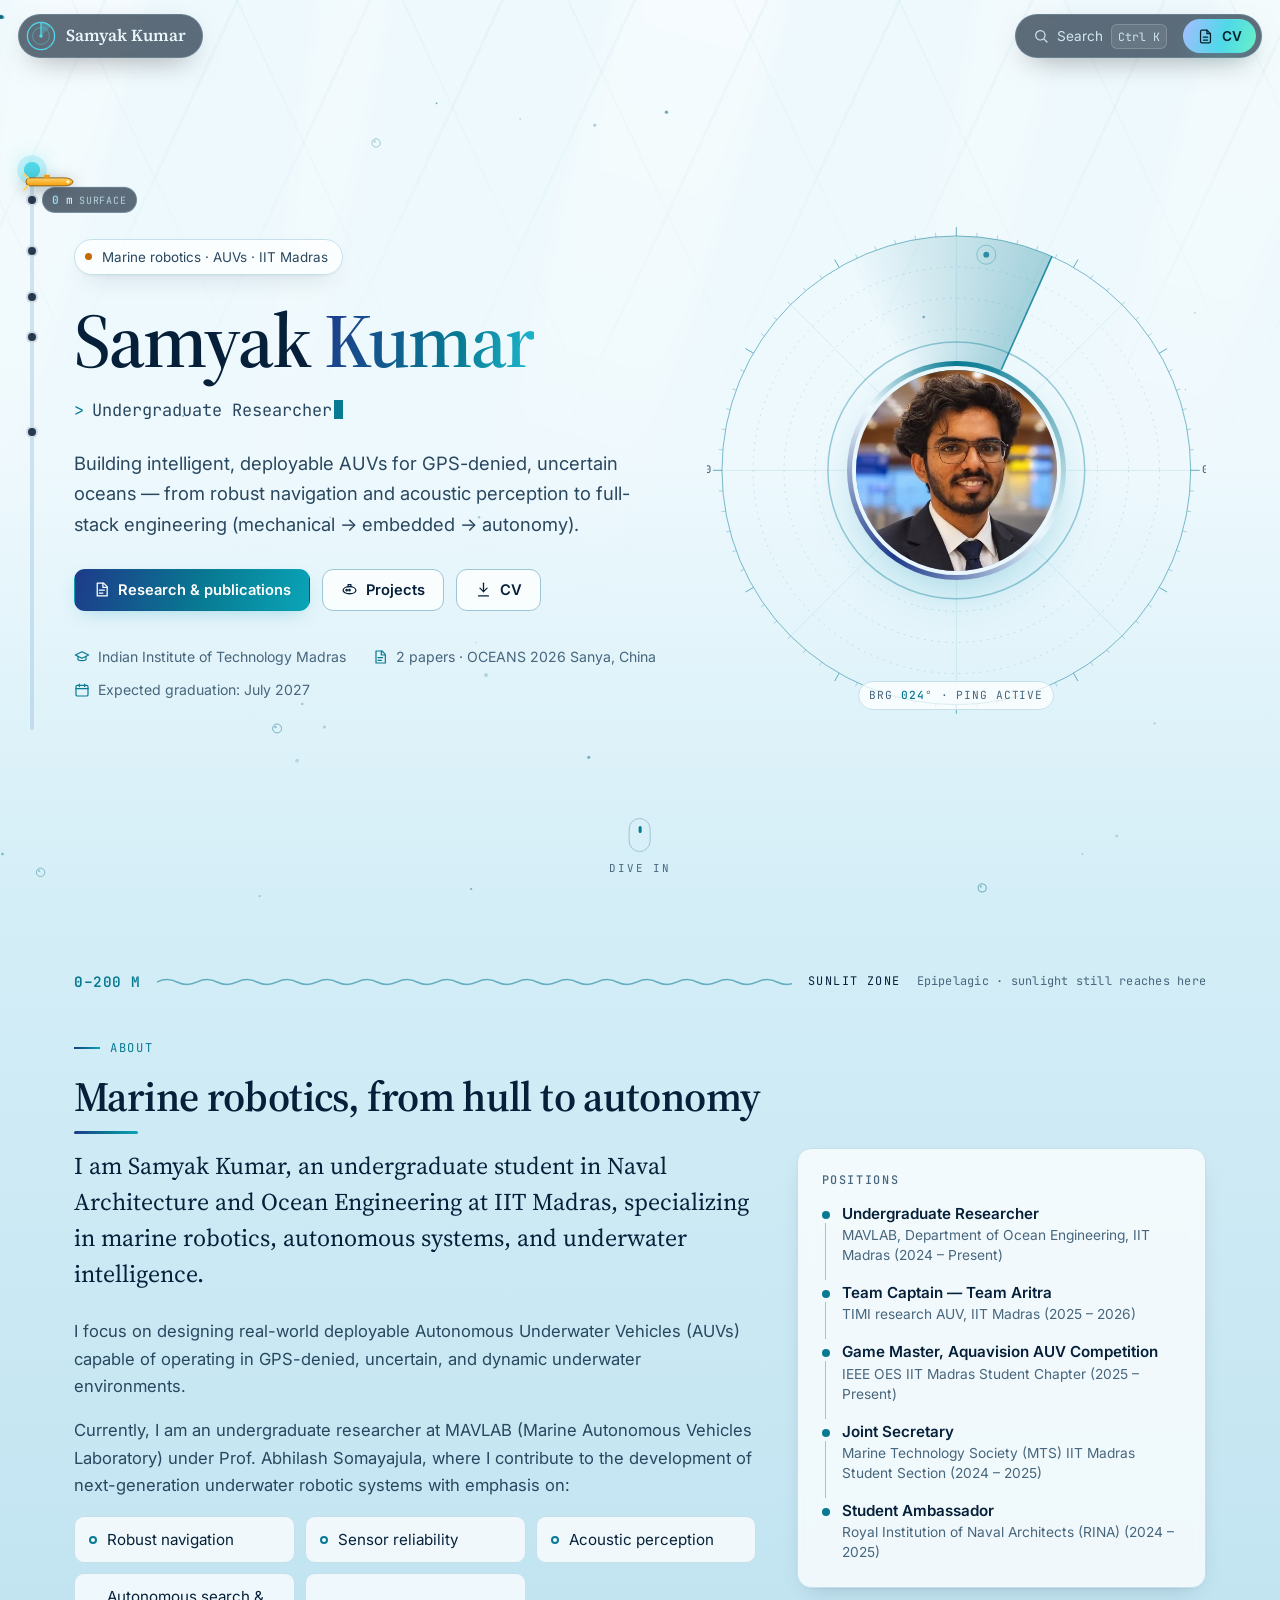
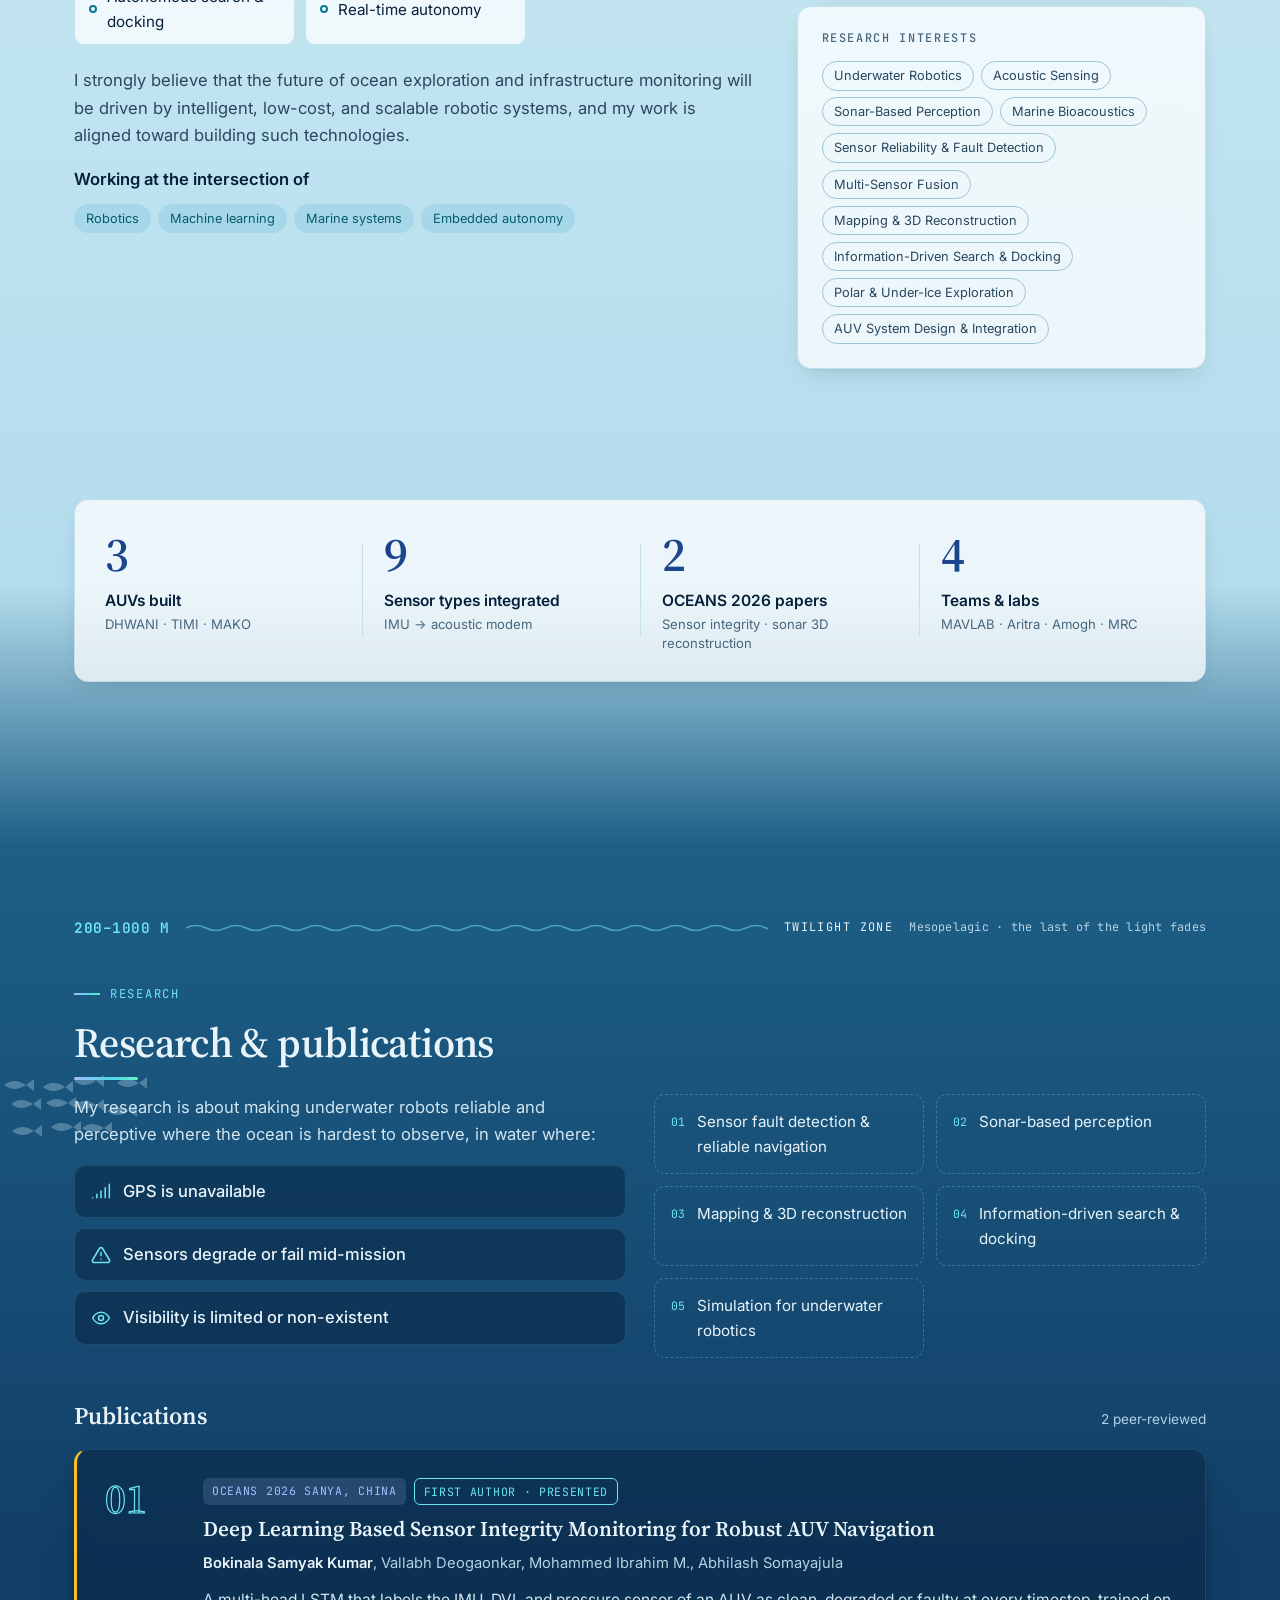
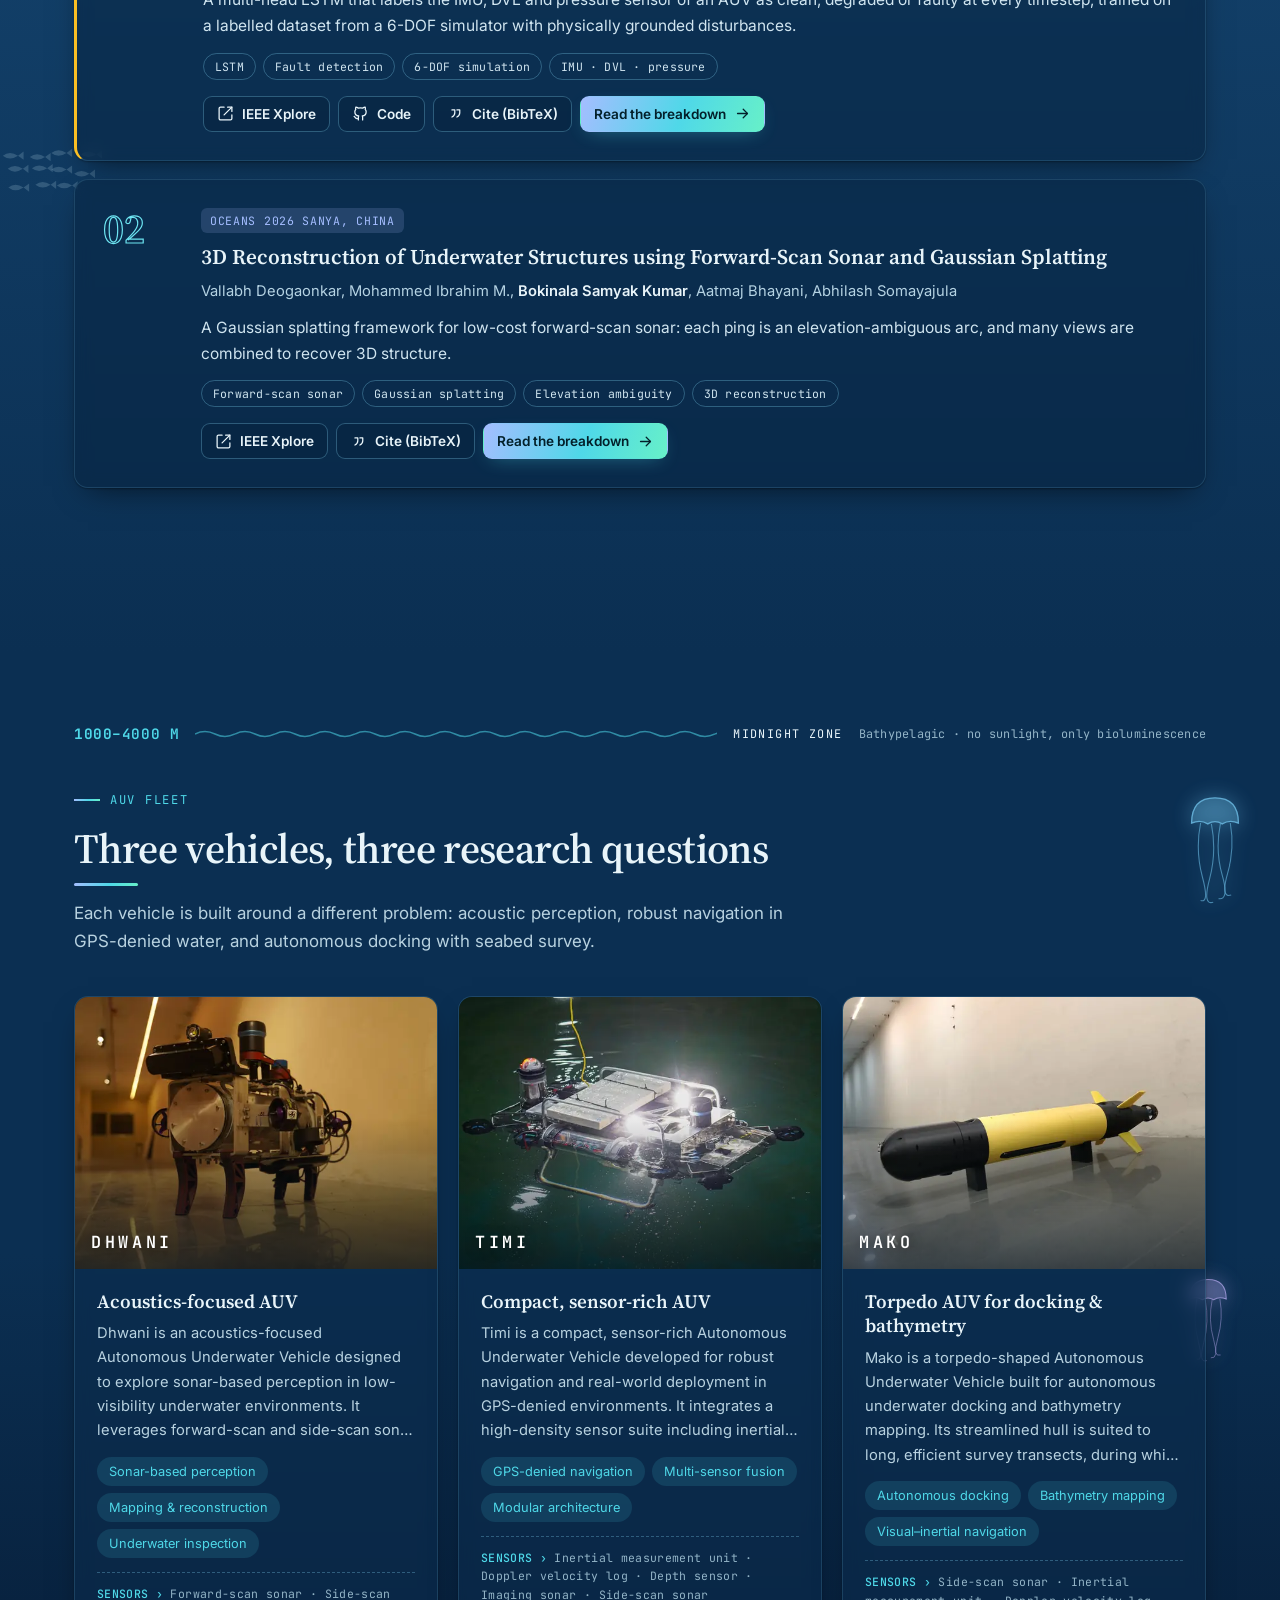
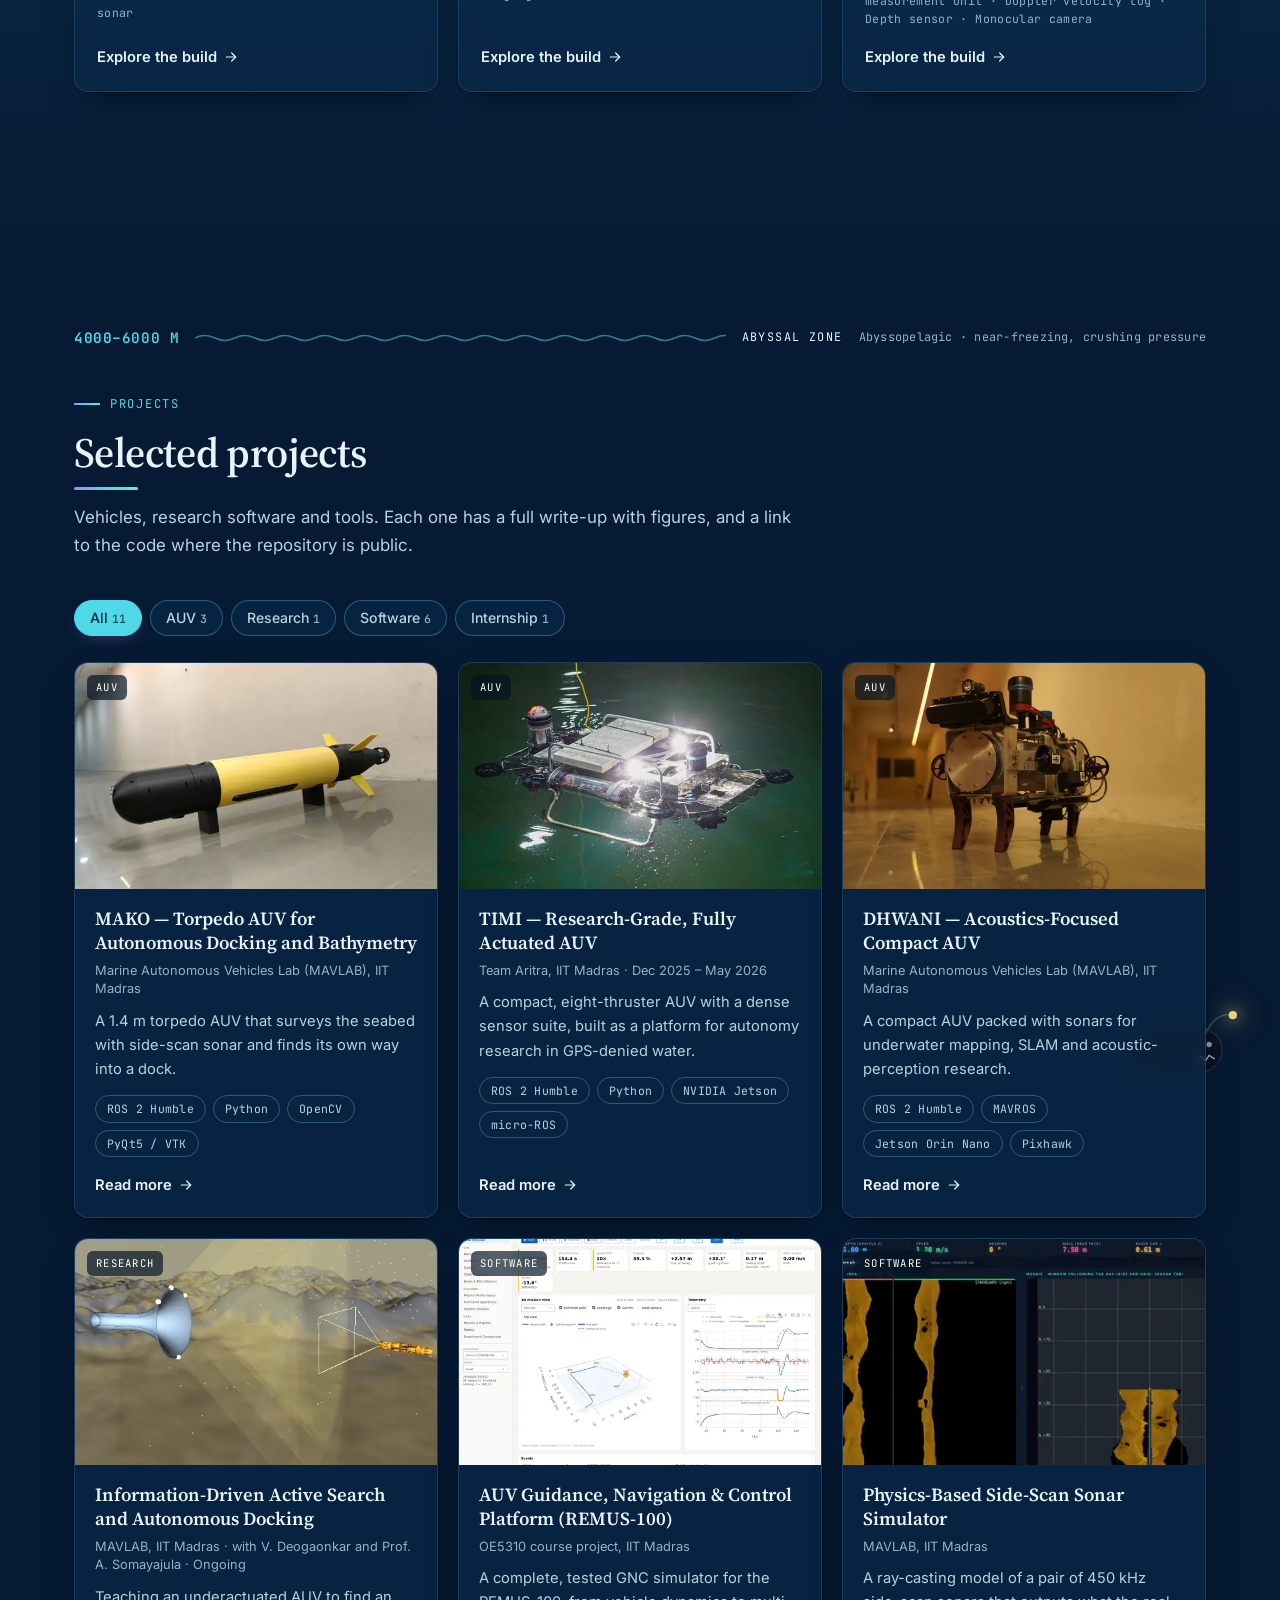
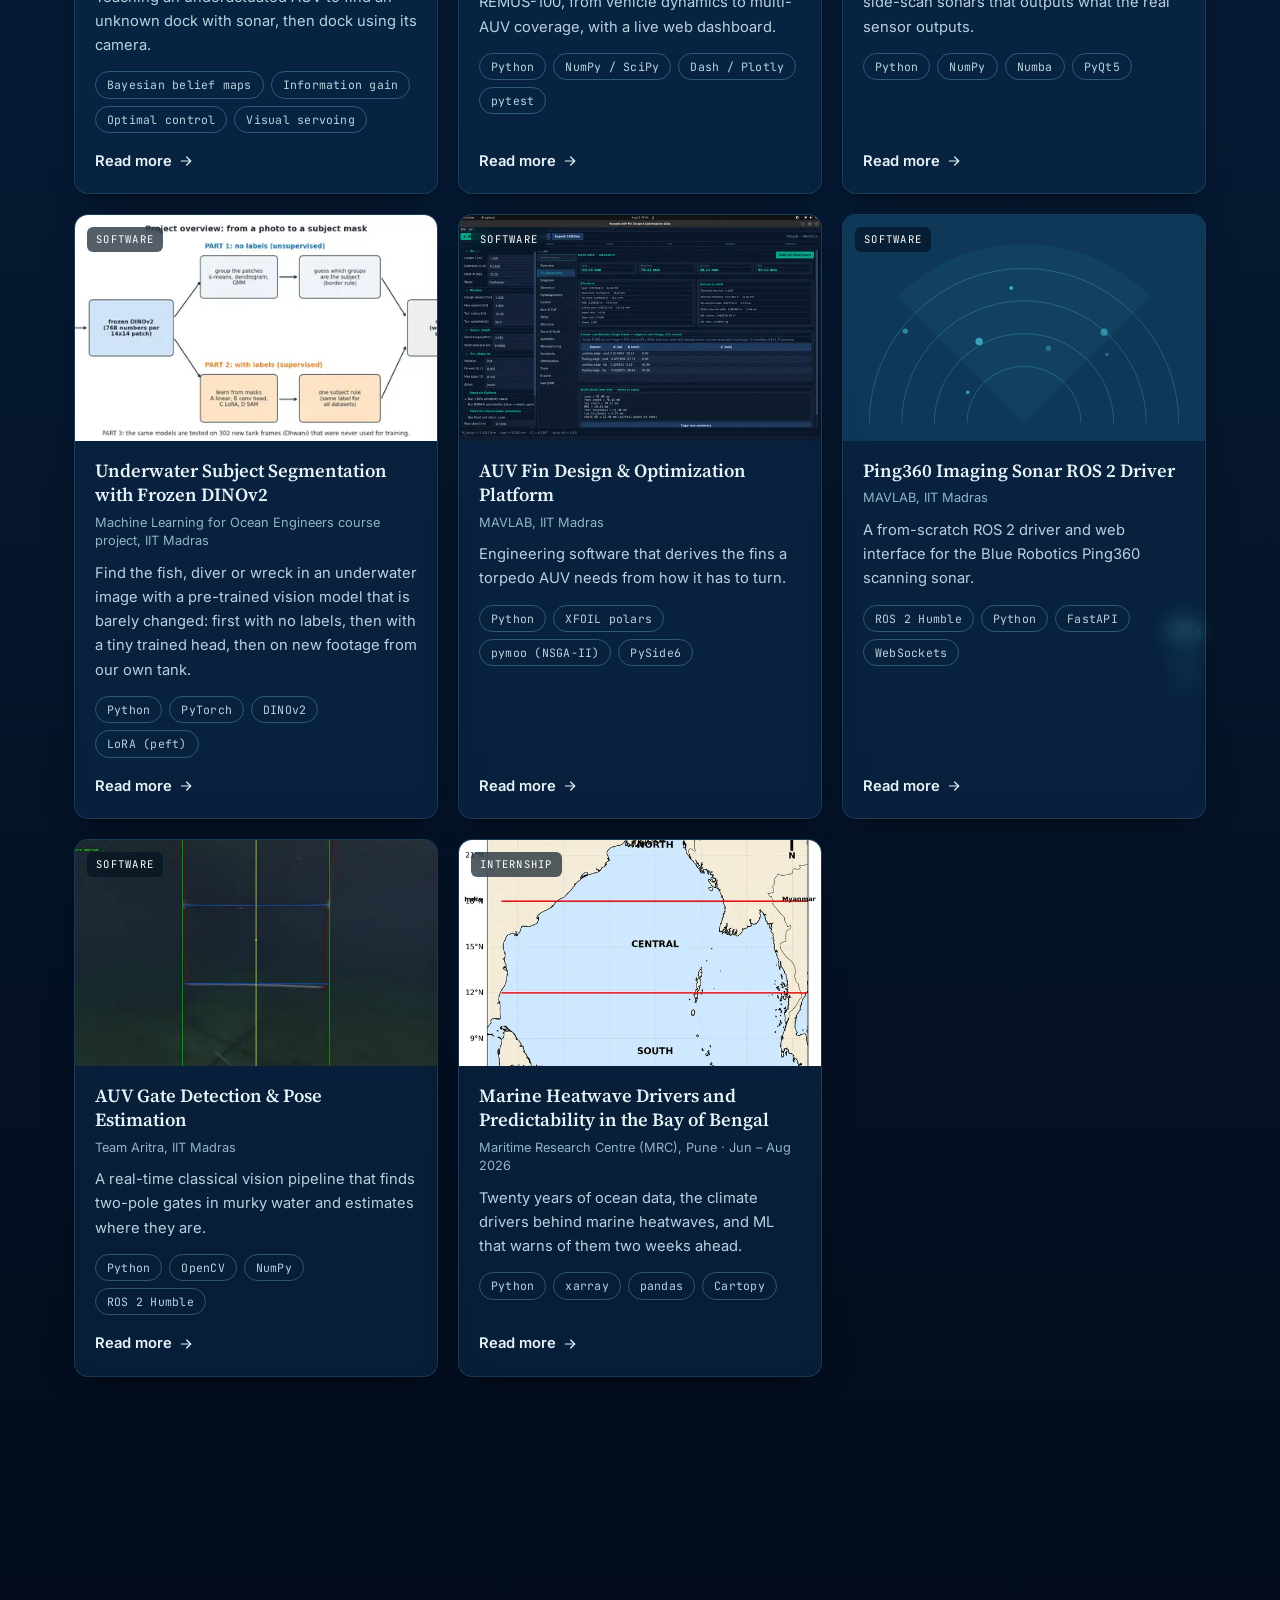
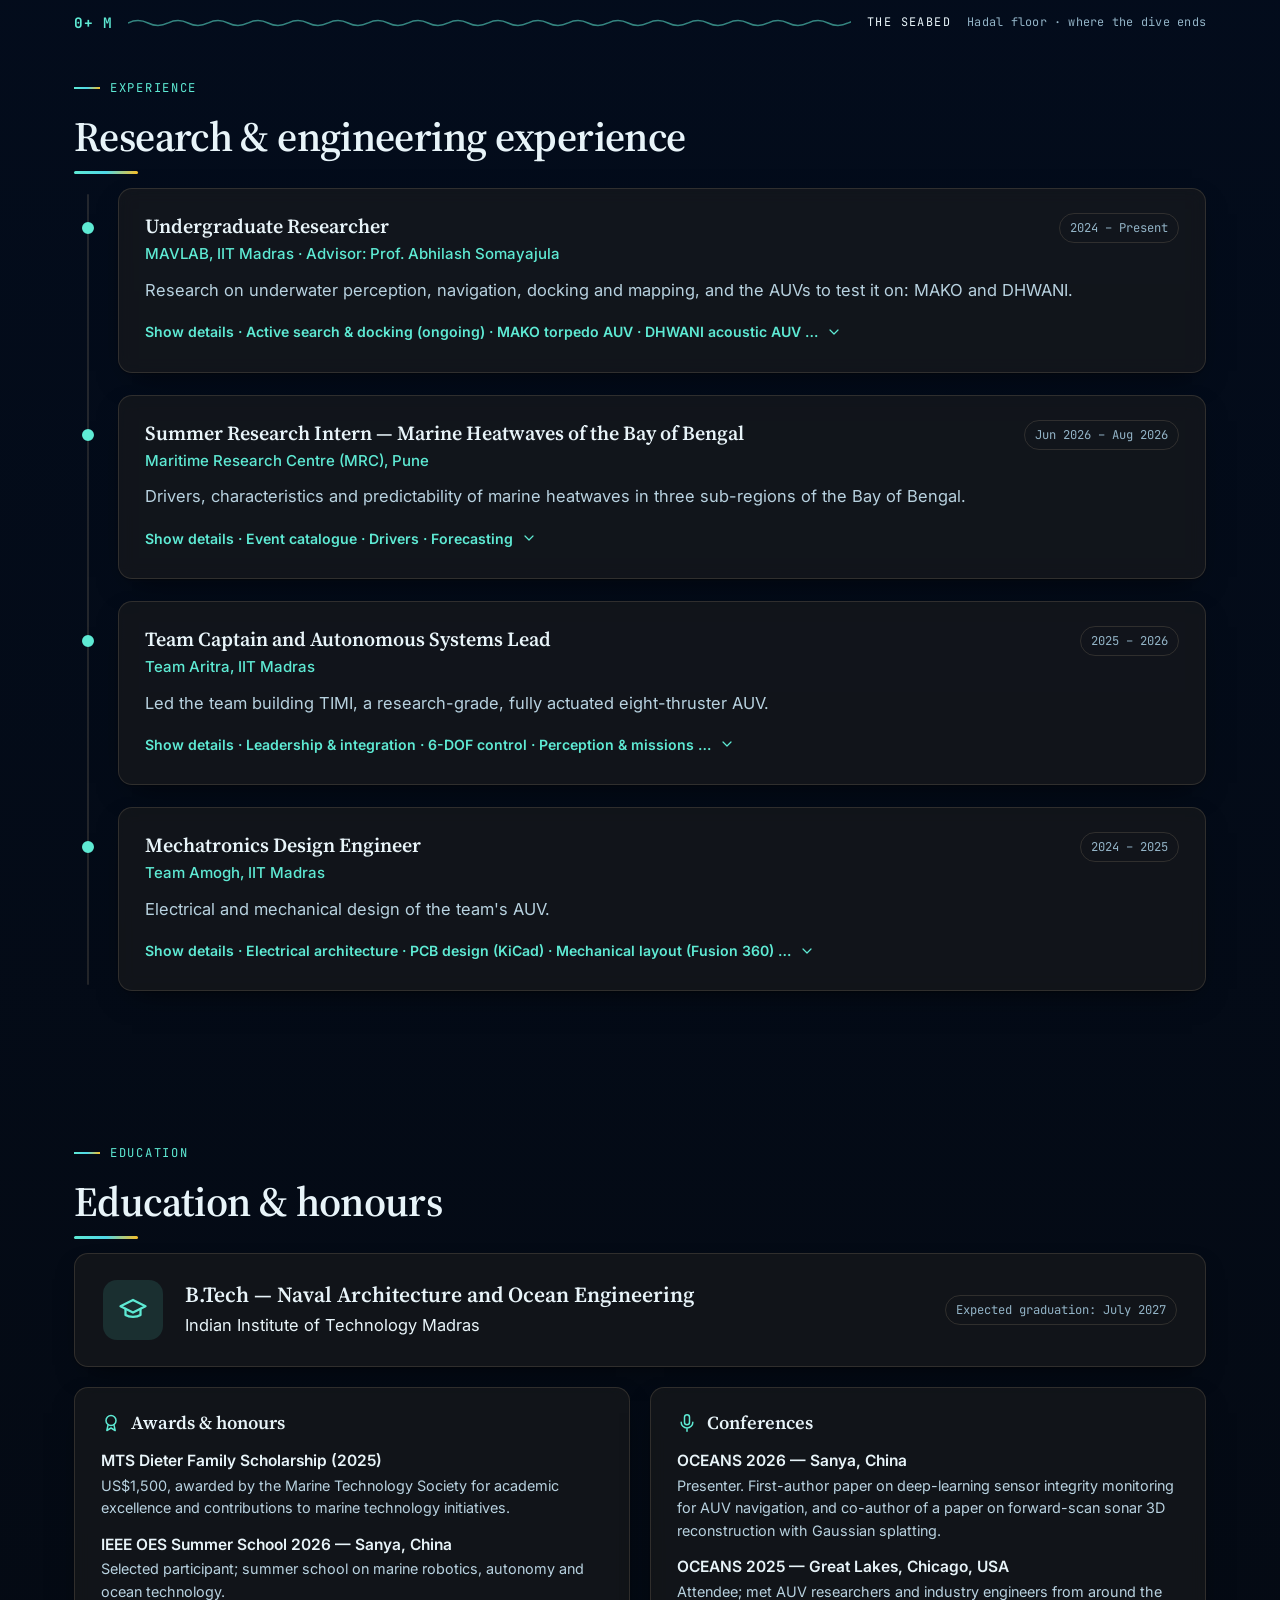
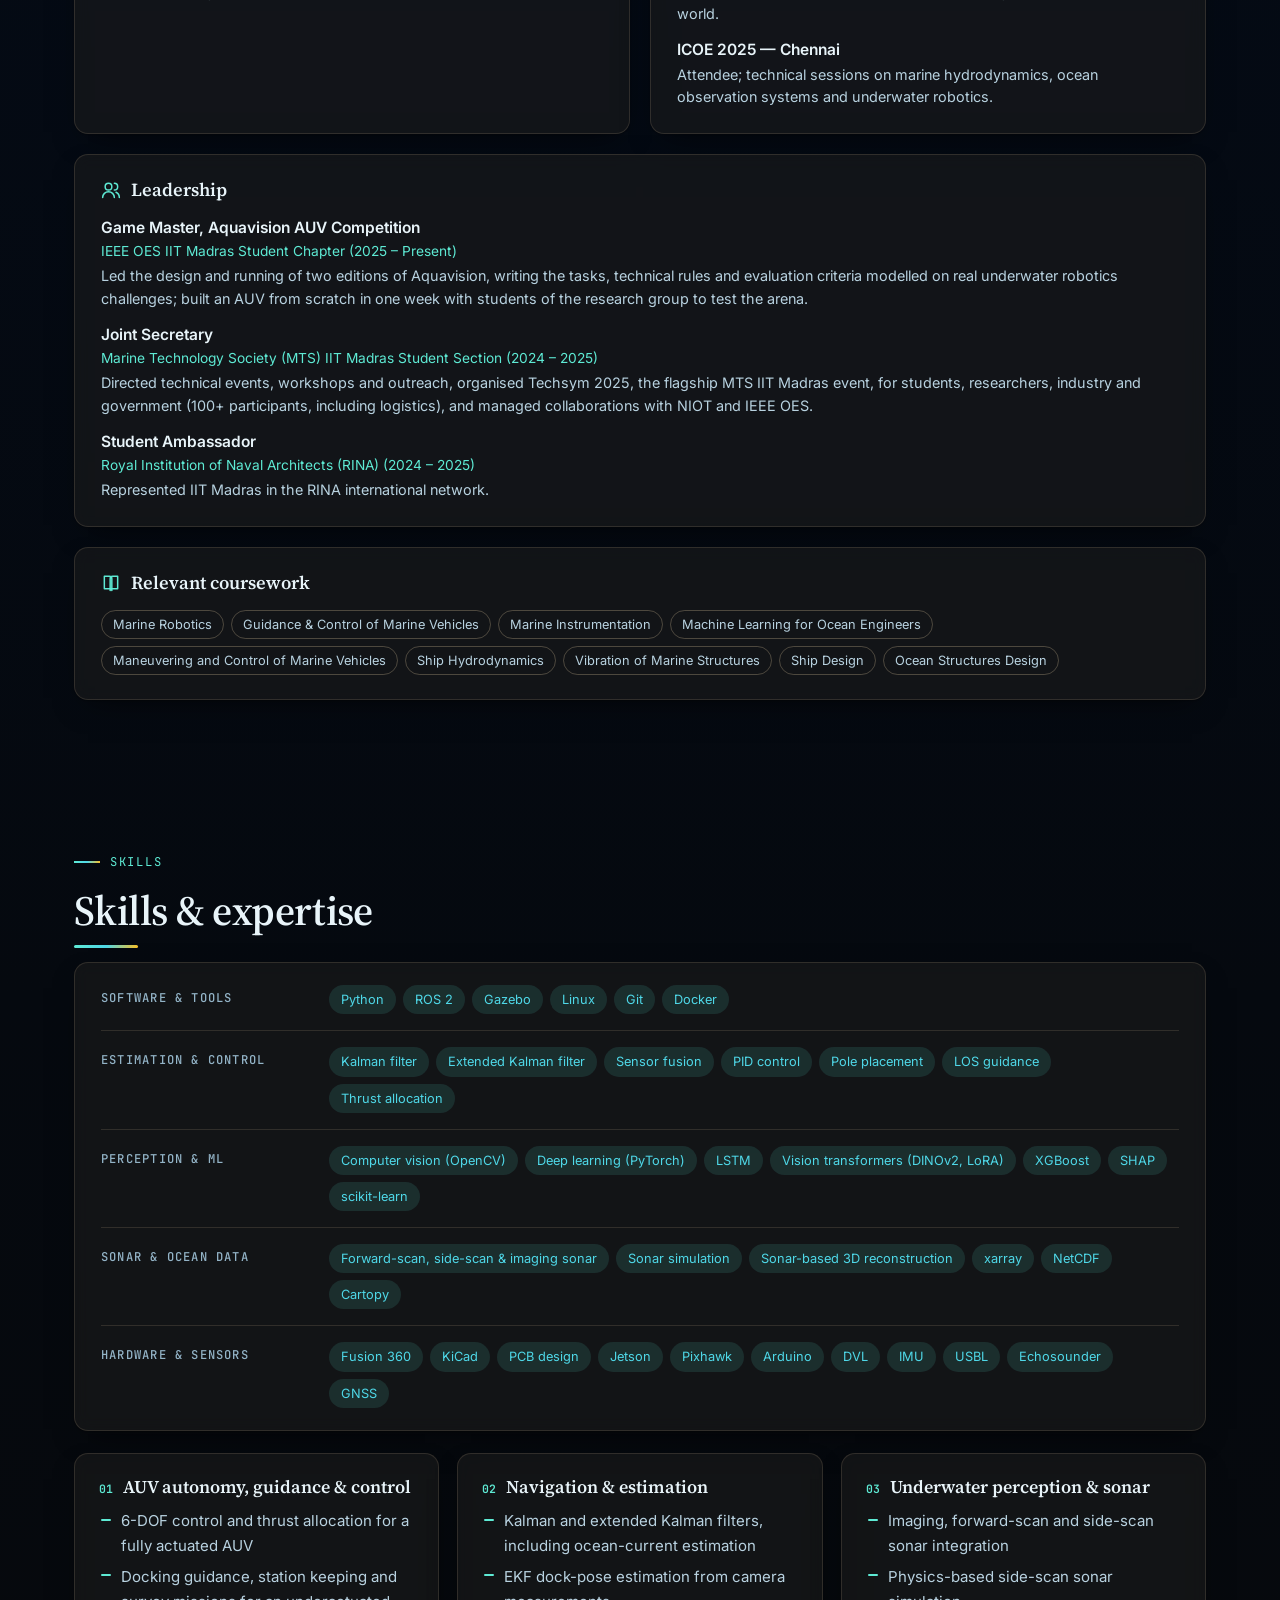
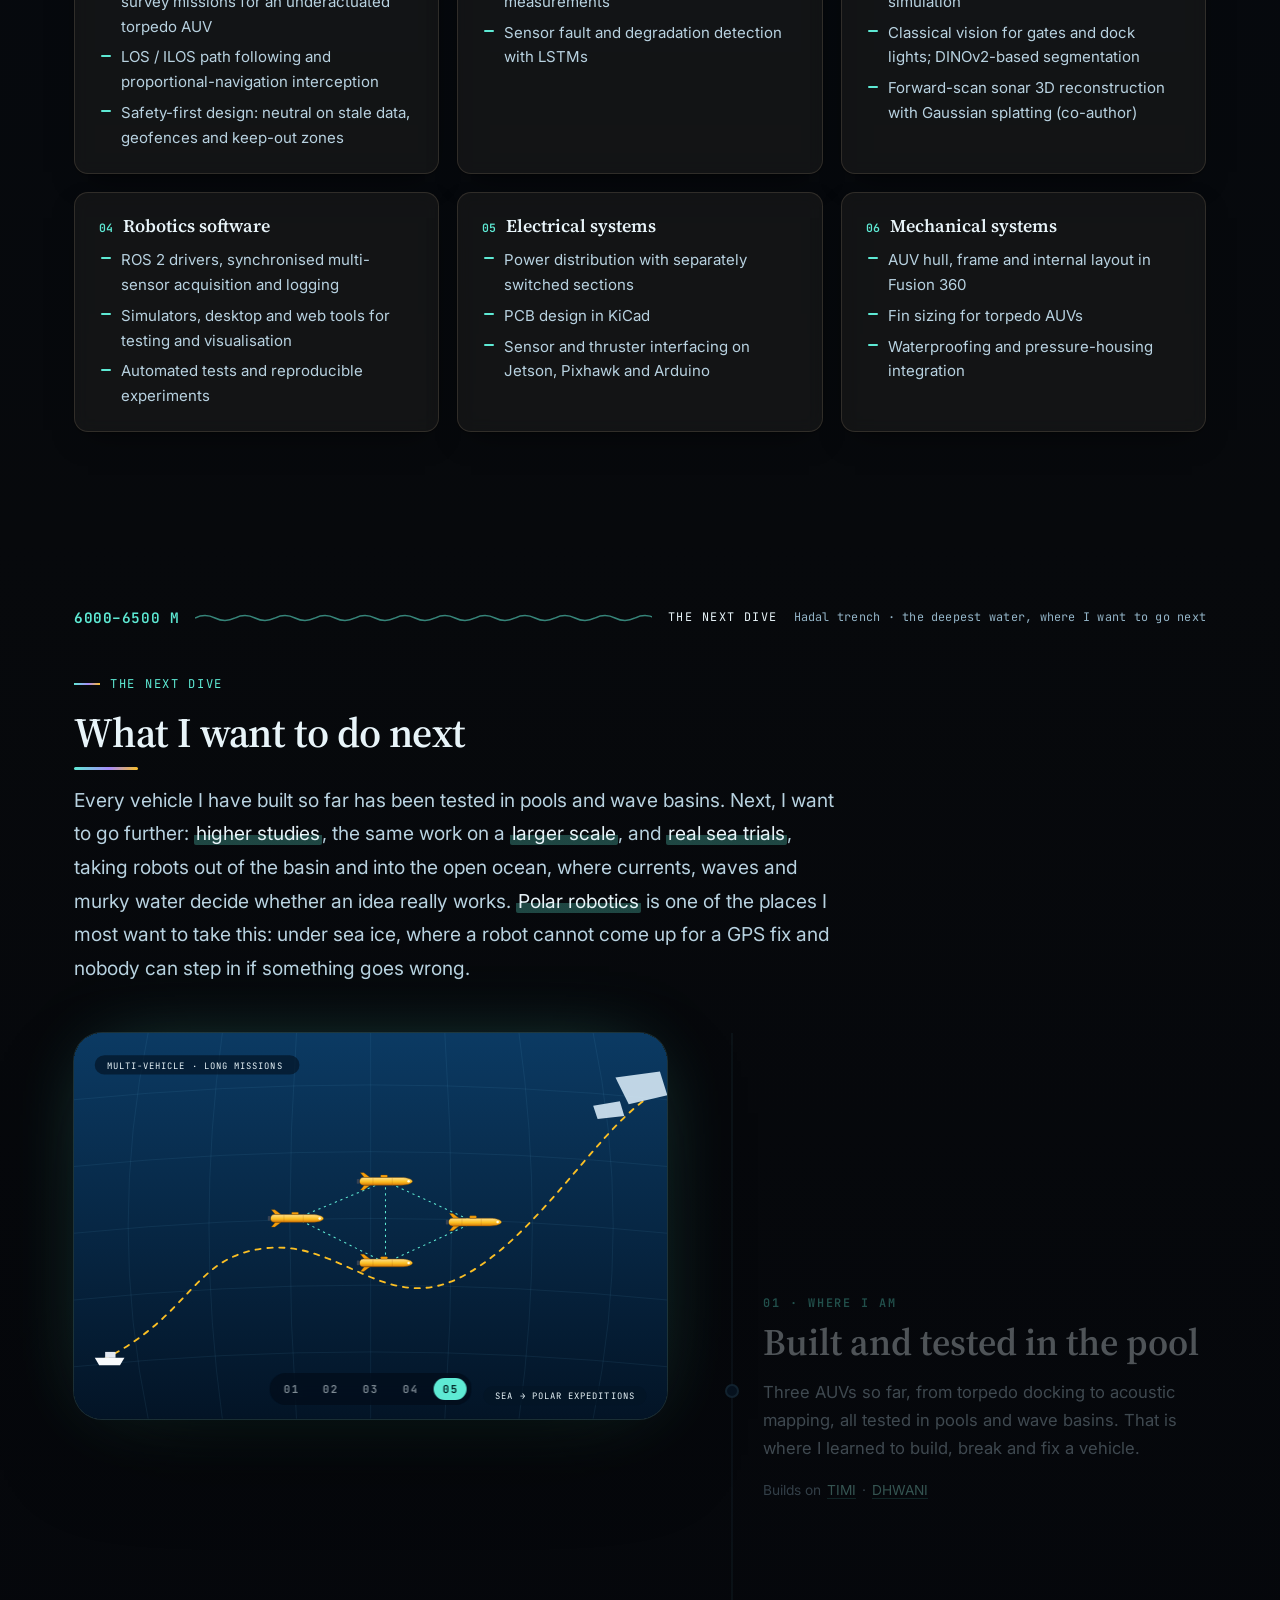
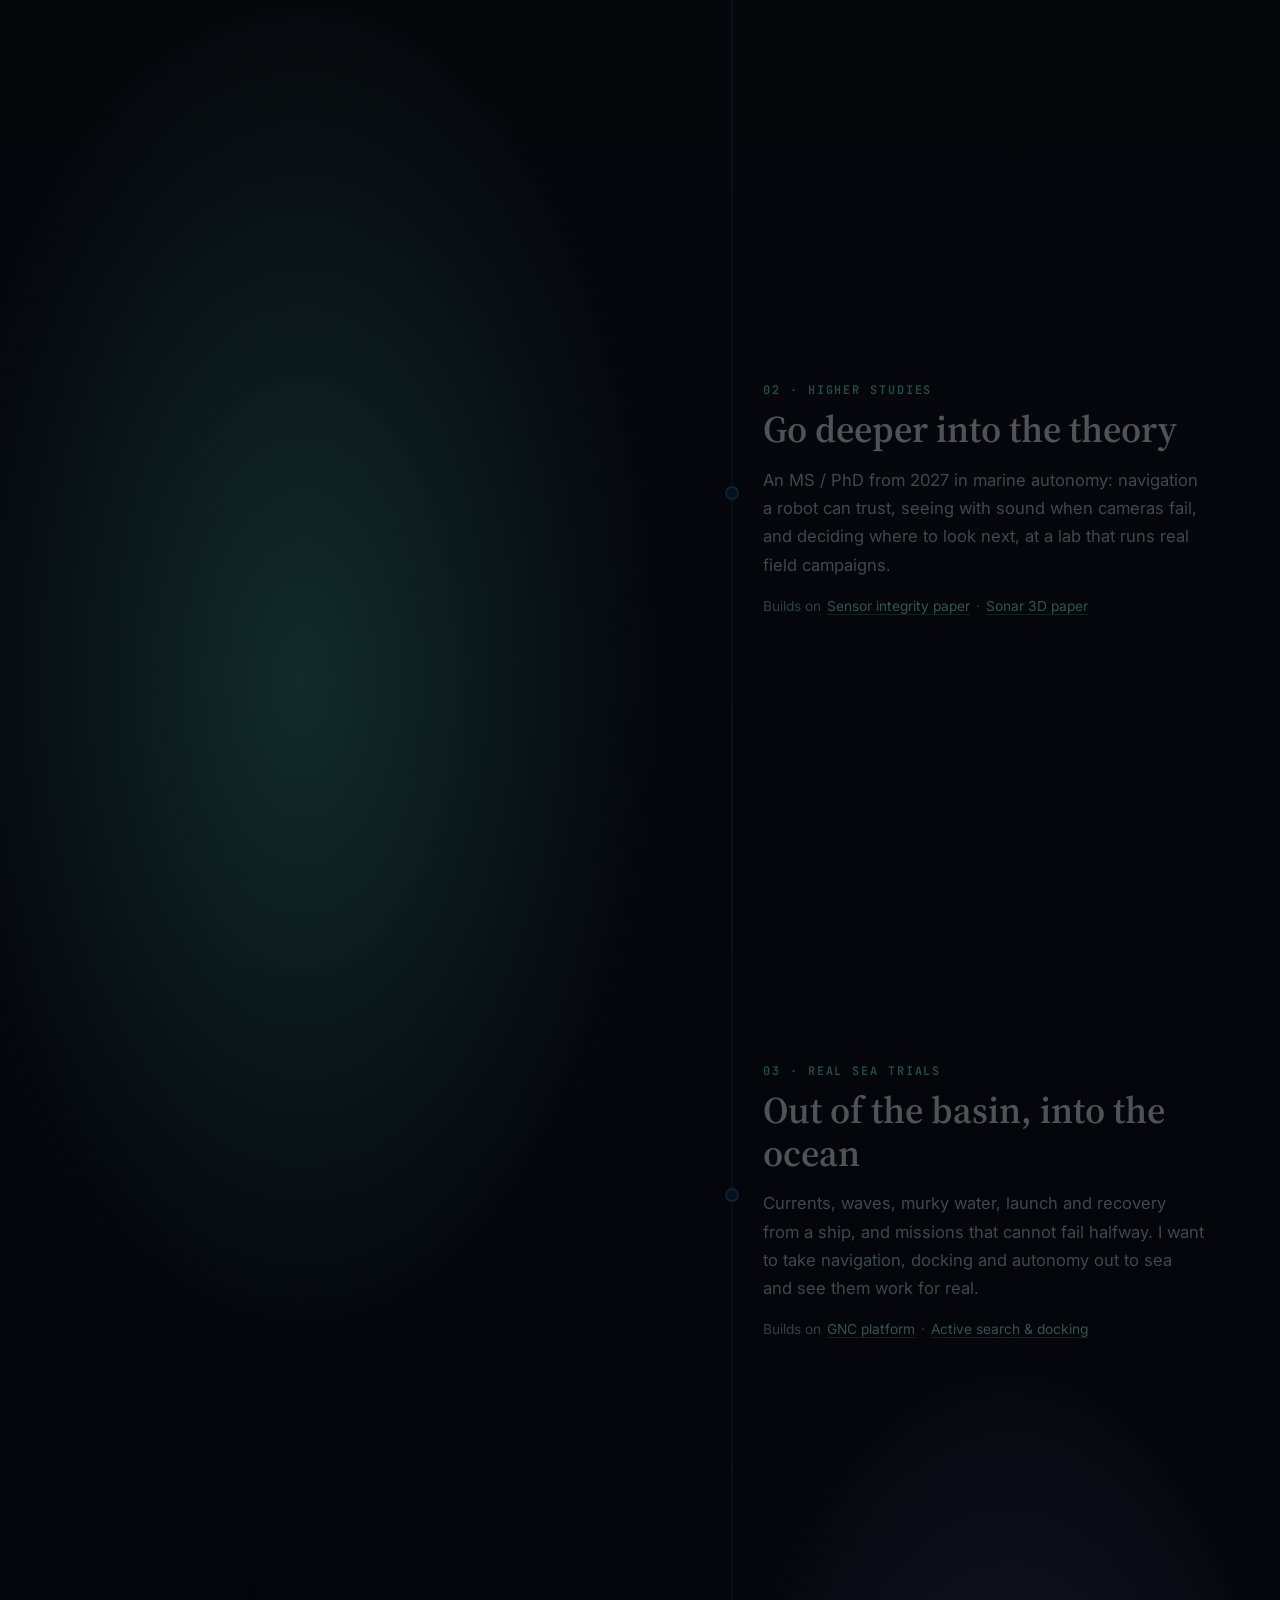
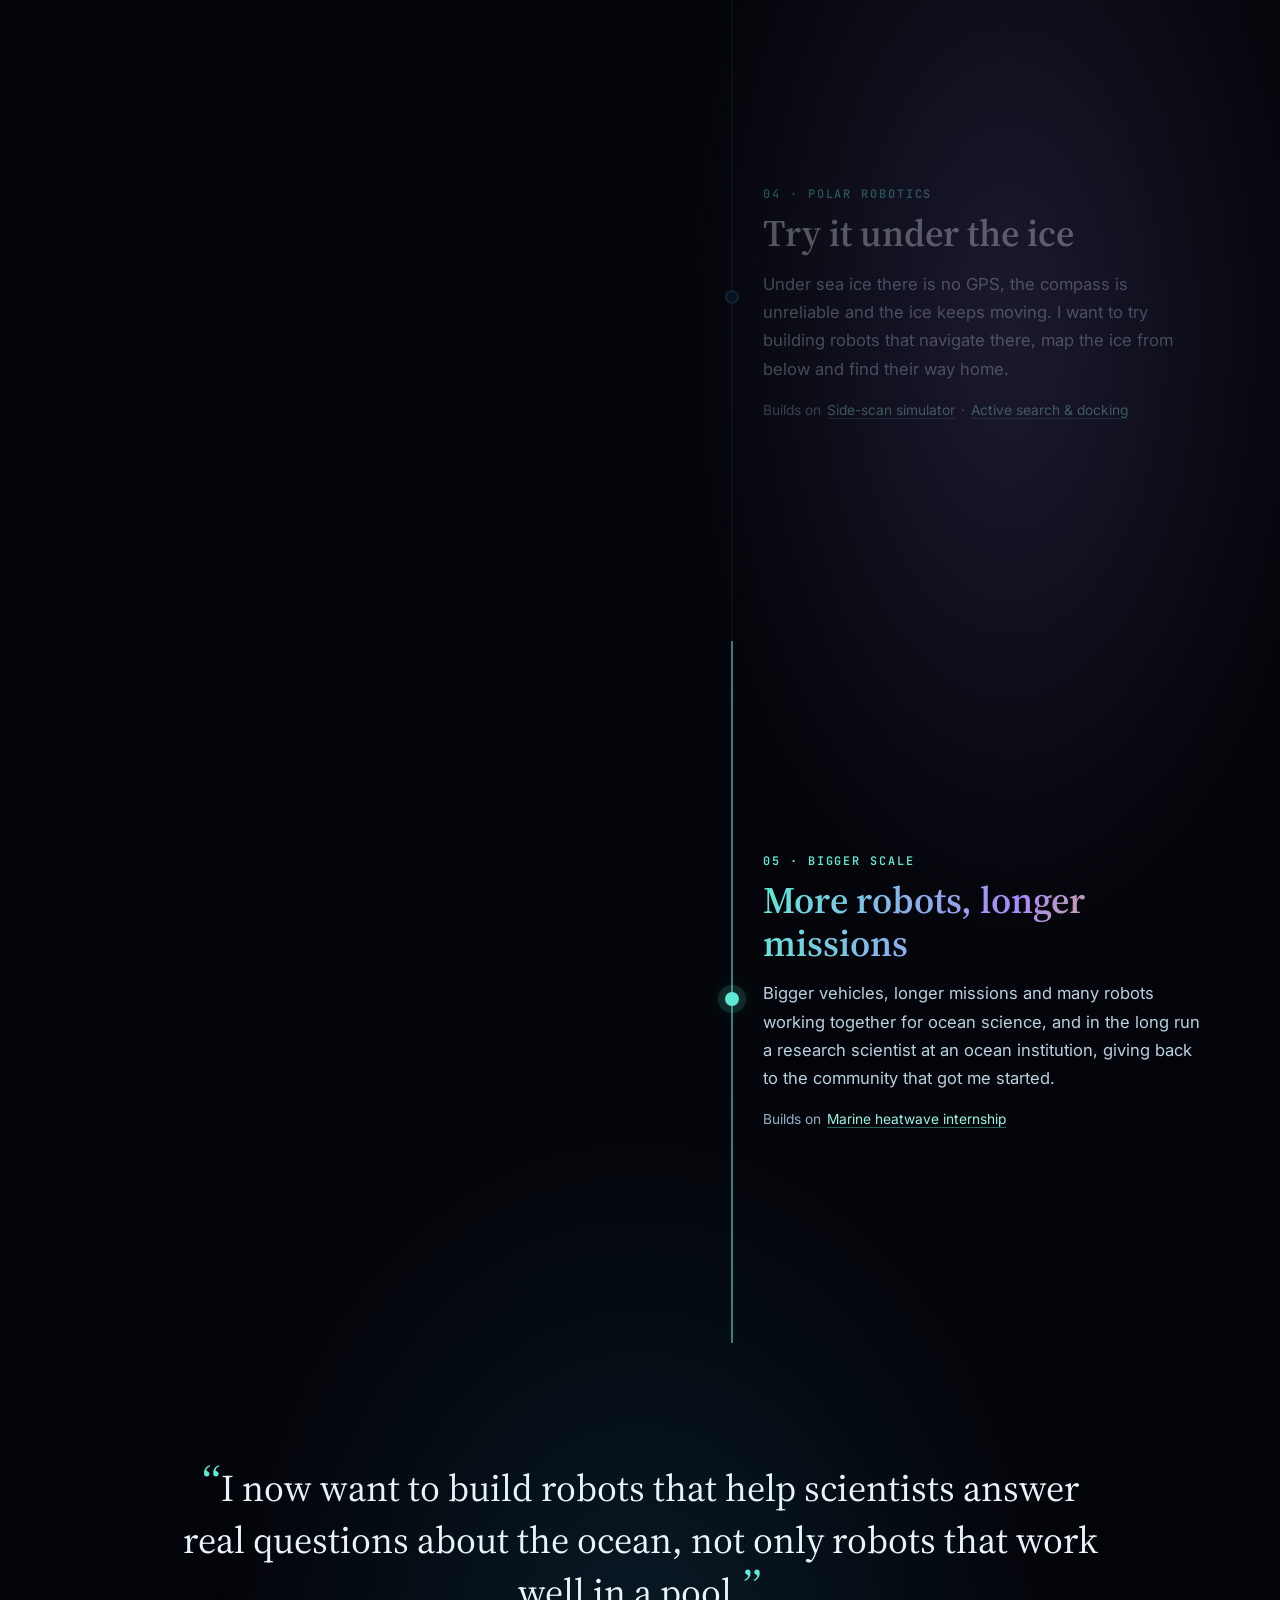
<file: index.html>
<!doctype html>
<html lang="en">
<head>
  <meta charset="utf-8" />
  <meta name="viewport" content="width=device-width, initial-scale=1" />
  <title>Samyak Kumar — Marine Robotics &amp; AUV Research · IIT Madras</title>
  <meta name="description" content="Samyak Kumar — undergraduate researcher in marine robotics at IIT Madras. Autonomous underwater vehicles, sensor fusion, sonar perception, and OCEANS 2026 publications." />
  <meta name="author" content="Samyak Kumar" />
  <meta name="theme-color" content="#e9f6fb" />
  <link rel="canonical" href="https://samyakkumarb.github.io/" />

  <meta property="og:type" content="website" />
  <meta property="og:title" content="Samyak Kumar — Marine Robotics &amp; AUV Research" />
  <meta property="og:description" content="Autonomous underwater vehicles, sensor fusion and sonar perception at IIT Madras." />
  <meta property="og:url" content="https://samyakkumarb.github.io/" />
  <meta property="og:image" content="https://samyakkumarb.github.io/assets/img/og-card.png" />
  <meta name="twitter:card" content="summary_large_image" />

  <link rel="icon" href="favicon.svg" type="image/svg+xml" />
  <link rel="preconnect" href="https://fonts.googleapis.com" />
  <link rel="preconnect" href="https://fonts.gstatic.com" crossorigin />
  <link rel="stylesheet" href="https://fonts.googleapis.com/css2?family=Inter:wght@400;500;600;700&family=JetBrains+Mono:wght@400;500;600&family=Source+Serif+4:opsz,wght@8..60,500;8..60,600;8..60,700&display=swap" />
  <link rel="preload" as="image" href="assets/img/headshot.webp" />

  <script>document.documentElement.classList.add("js");</script>
  <link rel="stylesheet" href="assets/css/style.css?v=202611092101" />
  <link rel="stylesheet" href="assets/css/print.css?v=202611092101" media="print" />

  <script type="application/ld+json">
  {
    "@context": "https://schema.org",
    "@type": "Person",
    "name": "Samyak Kumar",
    "alternateName": "Bokinala Samyak Kumar",
    "url": "https://samyakkumarb.github.io/",
    "image": "https://samyakkumarb.github.io/assets/img/headshot.webp",
    "jobTitle": "Undergraduate Researcher, Marine Robotics",
    "affiliation": { "@type": "CollegeOrUniversity", "name": "Indian Institute of Technology Madras" },
    "sameAs": ["https://github.com/Samyak-17-pixel", "https://www.linkedin.com/in/samyak-kumar-1905saha"]
  }
  </script>

  <script defer src="assets/js/content.js?v=202611092101"></script>
  <script defer src="assets/js/links.js?v=202611092101"></script>
  <script defer src="assets/js/common.js?v=202611092101"></script>
  <script defer src="assets/js/home.js?v=202611092101"></script>
  <script defer src="assets/js/next.js?v=202611092101"></script>
</head>
<body>
  <a class="skip-link" href="#main">Skip to content</a>

  <main id="main">
    <div class="zone tone-light" data-zone="surface" data-depth="0">
    <section class="hero" id="home" aria-label="Introduction">
      <div class="container hero-grid">
        <div class="hero-anim" id="hero-text">
          <h1>Samyak Kumar</h1>
        </div>
        <div class="hero-visual">
          <div class="sonar-wrap">
            <canvas id="sonar-canvas" aria-hidden="true"></canvas>
            <div class="portrait">
              <img src="assets/img/headshot.webp" alt="Portrait of Samyak Kumar" width="377" height="377" />
            </div>
            <div class="sonar-readout" aria-hidden="true">BRG <b id="sonar-bearing">000</b>° · PING ACTIVE</div>
          </div>
        </div>
      </div>
      <a class="scroll-cue" href="#about" aria-label="Scroll to About"><span></span>Dive in</a>
    </section>

    </div>

    <div class="zone tone-light" data-zone="sunlit" data-depth="5">
      <div class="container"><div class="zone-banner" data-reveal><span class="zb-depth"><b>0</b>–200 m</span><span class="zb-wave" aria-hidden="true"></span><span class="zb-name">Sunlit zone</span><span class="zb-note">Epipelagic · sunlight still reaches here</span></div></div>
      <section class="section" id="about" aria-label="About"><div class="container" id="about-body"></div></section>
      <section class="section" id="stats" aria-label="At a glance" style="padding-top:0"><div class="container" id="stats-body"></div></section>
    </div>

    <div class="zone" data-zone="twilight" data-depth="200">
      <div class="container"><div class="zone-banner" data-reveal><span class="zb-depth"><b data-count="200">0</b>–1000 m</span><span class="zb-wave" aria-hidden="true"></span><span class="zb-name">Twilight zone</span><span class="zb-note">Mesopelagic · the last of the light fades</span></div></div>
      <section class="section" id="research" aria-label="Research and publications"><div class="container" id="research-body"></div></section>
    </div>

    <div class="zone" data-zone="midnight" data-depth="1000">
      <div class="container"><div class="zone-banner" data-reveal><span class="zb-depth"><b data-count="1000">0</b>–4000 m</span><span class="zb-wave" aria-hidden="true"></span><span class="zb-name">Midnight zone</span><span class="zb-note">Bathypelagic · no sunlight, only bioluminescence</span></div></div>
      <section class="section" id="fleet" aria-label="AUV fleet"><div class="container" id="fleet-body"></div></section>
    </div>

    <div class="zone" data-zone="abyss" data-depth="4000">
      <div class="container"><div class="zone-banner" data-reveal><span class="zb-depth"><b data-count="4000">0</b>–6000 m</span><span class="zb-wave" aria-hidden="true"></span><span class="zb-name">Abyssal zone</span><span class="zb-note">Abyssopelagic · near-freezing, crushing pressure</span></div></div>
      <section class="section" id="projects" aria-label="Projects"><div class="container" id="projects-body"></div></section>
    </div>

    <div class="zone" data-zone="seabed" data-depth="6000">
      <div class="container"><div class="zone-banner" data-reveal><span class="zb-depth"><b data-count="6000">0</b>+ m</span><span class="zb-wave" aria-hidden="true"></span><span class="zb-name">The seabed</span><span class="zb-note">Hadal floor · where the dive ends</span></div></div>
      <section class="section" id="experience" aria-label="Experience"><div class="container" id="experience-body"></div></section>
      <section class="section" id="education" aria-label="Education"><div class="container" id="education-body"></div></section>
      <section class="section" id="skills" aria-label="Skills"><div class="container" id="skills-body"></div></section>
    </div>

    <div class="zone" data-zone="next" data-depth="6500">
      <div class="container"><div class="zone-banner" data-reveal><span class="zb-depth"><b data-count="6000">0</b>–6500 m</span><span class="zb-wave" aria-hidden="true"></span><span class="zb-name">The next dive</span><span class="zb-note">Hadal trench · the deepest water, where I want to go next</span></div></div>
      <section class="section" id="next" aria-label="What I want to do next"><div class="container" id="next-body"></div></section>
      <section class="section" id="contact" aria-label="Contact"><div class="container" id="contact-body"></div></section>
    </div>
  </main>

  <noscript>
    <div class="container" style="padding:40px 24px">
      <p>This site uses JavaScript to show its content. You can still
        <a href="Samyak_Kumar_CV.pdf">download the CV (PDF)</a>, or find Samyak on
        <a href="https://github.com/Samyak-17-pixel">GitHub</a> and
        <a href="https://www.linkedin.com/in/samyak-kumar-1905saha">LinkedIn</a>.</p>
    </div>
  </noscript>
</body>
</html>
</file>
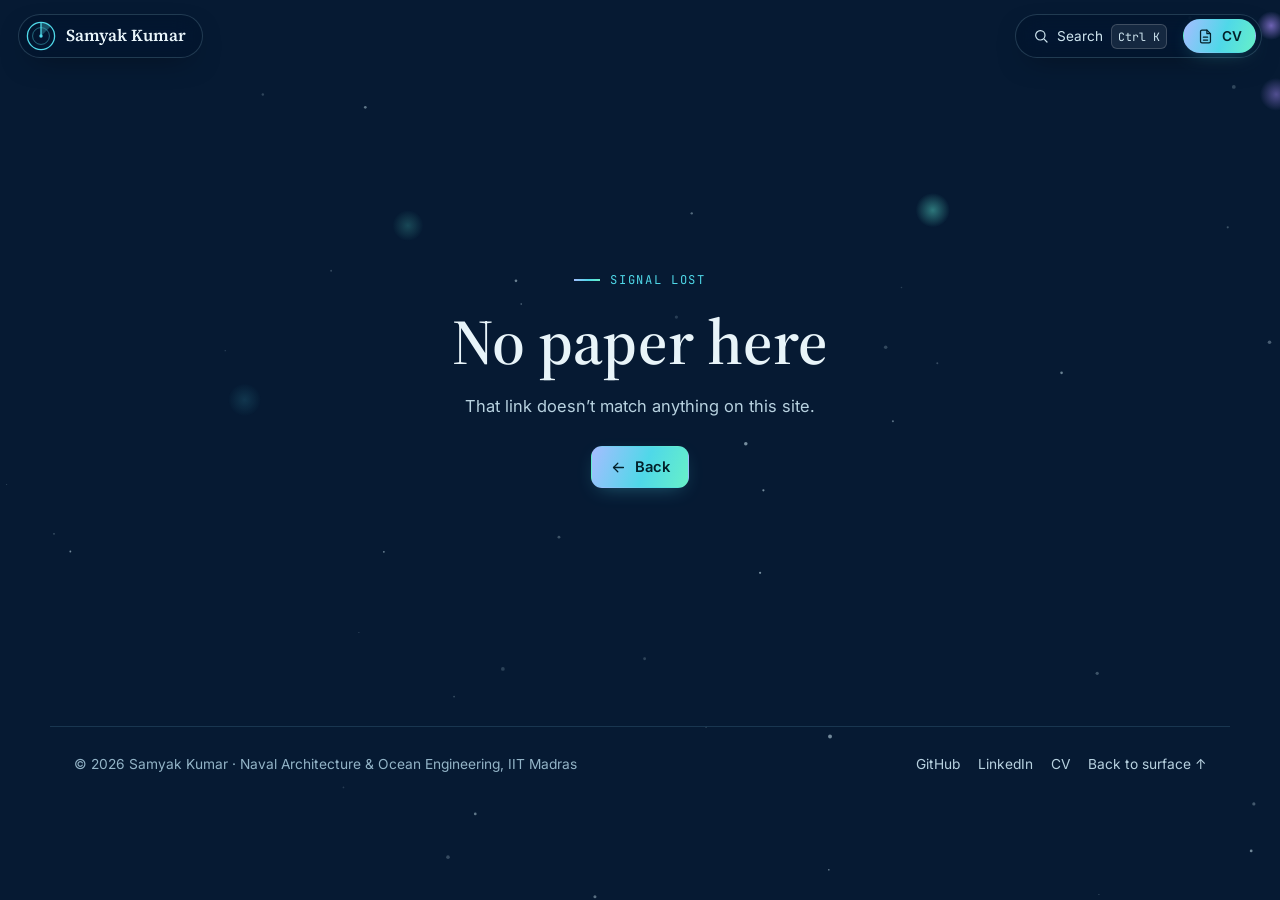
<file: paper.html>
<!doctype html>
<html lang="en" class="page-deep">
<head>
  <meta charset="utf-8" />
  <meta name="viewport" content="width=device-width, initial-scale=1" />
  <title>Publication — Samyak Kumar</title>
  <meta name="description" content="Samyak Kumar — marine robotics and AUV research at IIT Madras." />
  <meta name="theme-color" content="#061a33" />
  <meta property="og:image" content="https://samyakkumarb.github.io/assets/img/og-card.png" />
  <meta name="twitter:card" content="summary_large_image" />
  <link rel="icon" href="favicon.svg" type="image/svg+xml" />
  <link rel="preconnect" href="https://fonts.googleapis.com" />
  <link rel="preconnect" href="https://fonts.gstatic.com" crossorigin />
  <link rel="stylesheet" href="https://fonts.googleapis.com/css2?family=Inter:wght@400;500;600;700&family=JetBrains+Mono:wght@400;500;600&family=Source+Serif+4:opsz,wght@8..60,500;8..60,600;8..60,700&display=swap" />
  <script>document.documentElement.classList.add("js");</script>
  <link rel="stylesheet" href="assets/css/style.css?v=202611092101" />
  <link rel="stylesheet" href="assets/css/print.css?v=202611092101" media="print" />
  <script defer src="assets/js/content.js?v=202611092101"></script>
  <script defer src="assets/js/links.js?v=202611092101"></script>
  <script defer src="assets/js/common.js?v=202611092101"></script>
  <script defer src="assets/js/detail.js?v=202611092101"></script>
</head>
<body data-page="paper">
  <a class="skip-link" href="#detail">Skip to content</a>
  <main class="detail" id="detail"></main>
  <noscript><div class="container" style="padding:120px 24px"><p>This page needs JavaScript. <a href="Samyak_Kumar_CV.pdf">Download the CV (PDF)</a>.</p></div></noscript>
</body>
</html>
</file>
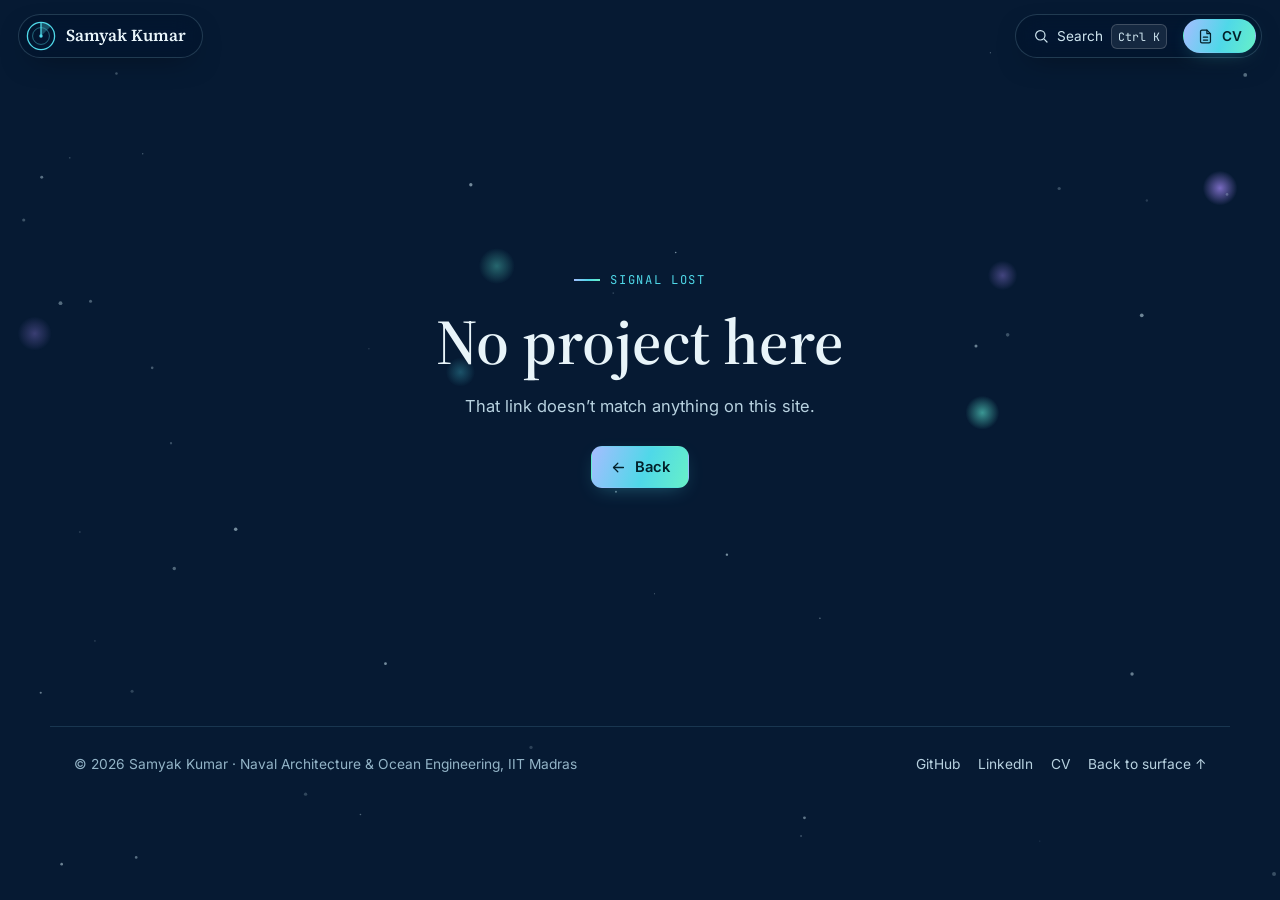
<file: project.html>
<!doctype html>
<html lang="en" class="page-deep">
<head>
  <meta charset="utf-8" />
  <meta name="viewport" content="width=device-width, initial-scale=1" />
  <title>Project — Samyak Kumar</title>
  <meta name="description" content="Samyak Kumar — marine robotics and AUV research at IIT Madras." />
  <meta name="theme-color" content="#061a33" />
  <meta property="og:image" content="https://samyakkumarb.github.io/assets/img/og-card.png" />
  <meta name="twitter:card" content="summary_large_image" />
  <link rel="icon" href="favicon.svg" type="image/svg+xml" />
  <link rel="preconnect" href="https://fonts.googleapis.com" />
  <link rel="preconnect" href="https://fonts.gstatic.com" crossorigin />
  <link rel="stylesheet" href="https://fonts.googleapis.com/css2?family=Inter:wght@400;500;600;700&family=JetBrains+Mono:wght@400;500;600&family=Source+Serif+4:opsz,wght@8..60,500;8..60,600;8..60,700&display=swap" />
  <script>document.documentElement.classList.add("js");</script>
  <link rel="stylesheet" href="assets/css/style.css?v=202611092101" />
  <link rel="stylesheet" href="assets/css/print.css?v=202611092101" media="print" />
  <script defer src="assets/js/content.js?v=202611092101"></script>
  <script defer src="assets/js/links.js?v=202611092101"></script>
  <script defer src="assets/js/common.js?v=202611092101"></script>
  <script defer src="assets/js/detail.js?v=202611092101"></script>
</head>
<body data-page="project">
  <a class="skip-link" href="#detail">Skip to content</a>
  <main class="detail" id="detail"></main>
  <noscript><div class="container" style="padding:120px 24px"><p>This page needs JavaScript. <a href="Samyak_Kumar_CV.pdf">Download the CV (PDF)</a>.</p></div></noscript>
</body>
</html>
</file>
<file: assets/css/style.css>
/* =====================================================================
   Samyak Kumar — portfolio. Plain CSS. "The dive": surface → seabed.
   ===================================================================== */

/* ---------- Tokens ----------
   The page is a dive: the root tokens are the deep ocean; .tone-light zones
   (surface, sunlit) switch to the bright palette; each zone tunes its accents. */
:root {
  --font-serif: "Source Serif 4", Georgia, "Times New Roman", serif;
  --font-sans: "Inter", system-ui, -apple-system, "Segoe UI", Roboto, sans-serif;
  --font-mono: "JetBrains Mono", ui-monospace, SFMono-Regular, Menlo, monospace;

  --bg: #061a33;
  --bg-deep: #030c1c;
  --surface: rgba(12, 44, 78, 0.55);
  --surface-solid: #0b2a4a;
  --surface-2: rgba(16, 54, 92, 0.6);
  --border: rgba(125, 205, 235, 0.16);
  --border-strong: rgba(125, 205, 235, 0.32);
  --text: #e8f4f9;
  --text-2: #b8d2e0;
  --text-3: #93b4c7;
  --accent: #4fd8e8;
  --accent-strong: #93ecf5;
  --accent-soft: rgba(79, 216, 232, 0.13);
  --accent-2: #a5bdff;
  --pop: #fbbf24;
  --glow: rgba(79, 216, 232, 0.42);
  --on-accent: #03202a;
  --chip-fg: var(--accent);
  --venue-bg: rgba(165, 189, 255, 0.16);
  --venue-fg: var(--accent-2);
  --glare-c: rgba(var(--sonar), 0.16);
  --particle: 200, 235, 245;
  --sonar: 79, 216, 232;
  --grad: linear-gradient(110deg, var(--accent-2), var(--accent) 55%, #67f0c8);
  --shadow: 0 1px 2px rgba(0, 0, 0, 0.3), 0 12px 30px -14px rgba(0, 0, 0, 0.65);
  --shadow-lg: 0 2px 4px rgba(0, 0, 0, 0.3), 0 30px 60px -24px rgba(0, 0, 0, 0.8);
  --glass: rgba(4, 20, 40, 0.62);
  --glass-border: rgba(170, 225, 245, 0.18);

  --radius: 14px;
  --radius-sm: 9px;
  --maxw: 1180px;
  --header-h: 64px;
  --ease: cubic-bezier(0.22, 1, 0.36, 1);
  color-scheme: dark;
}

.tone-light {
  --bg: #e9f6fb;
  --bg-deep: #cfeaf4;
  --surface: rgba(255, 255, 255, 0.74);
  --surface-solid: #ffffff;
  --surface-2: #e2f1f7;
  --border: #c6e0ea;
  --border-strong: #9cc5d6;
  --text: #06203a;
  --text-2: #29475f;
  --text-3: #47667d;
  --accent: #087a92;
  --accent-strong: #065c6e;
  --accent-soft: rgba(8, 145, 178, 0.12);
  --accent-2: #1e3a8a;
  --pop: #c26a00;
  --glow: rgba(8, 145, 178, 0.38);
  --on-accent: #ffffff;
  --chip-fg: var(--accent-strong);
  --venue-bg: var(--accent-2);
  --venue-fg: #ffffff;
  --glare-c: rgba(255, 255, 255, 0.45);
  --sonar: 8, 125, 150;
  --grad: linear-gradient(110deg, #1e3a8a, #087a92 55%, #0aa5b8);
  --shadow: 0 1px 2px rgba(6, 32, 58, 0.05), 0 10px 26px -12px rgba(6, 32, 58, 0.22);
  --shadow-lg: 0 2px 4px rgba(6, 32, 58, 0.06), 0 26px 50px -20px rgba(6, 32, 58, 0.32);
  color-scheme: light;
}

/* ---------- Base ---------- */
*,
*::before,
*::after { box-sizing: border-box; }

html {
  scroll-behavior: smooth;
  scroll-padding-top: calc(var(--header-h) + 16px);
  -webkit-text-size-adjust: 100%;
}

body {
  margin: 0;
  font-family: var(--font-sans);
  font-size: 16.5px;
  line-height: 1.65;
  color: var(--text);
  -webkit-font-smoothing: antialiased;
  text-rendering: optimizeLegibility;
  overflow-x: hidden;
}
html { background: #07090c; }
html.page-deep { background: #061a33; }

img { max-width: 100%; display: block; }
a { color: var(--accent); text-decoration: none; }
a:hover { color: var(--accent-strong); }
p { margin: 0 0 1em; }
h1, h2, h3, h4 { margin: 0; line-height: 1.2; font-weight: 600; }
ul { margin: 0; padding: 0; }
button { font: inherit; color: inherit; }
::selection { background: var(--accent); color: #fff; }

:focus-visible {
  outline: 2px solid var(--accent);
  outline-offset: 3px;
  border-radius: 6px;
}

.skip-link {
  position: absolute;
  left: 12px;
  top: -60px;
  z-index: 200;
  padding: 10px 14px;
  border-radius: 8px;
  background: var(--accent);
  color: #fff;
  font-weight: 600;
}
.skip-link:focus { top: 12px; color: #fff; }

.sr-only {
  position: absolute; width: 1px; height: 1px; padding: 0; margin: -1px;
  overflow: hidden; clip: rect(0, 0, 0, 0); white-space: nowrap; border: 0;
}

.container {
  width: 100%;
  max-width: var(--maxw);
  margin: 0 auto;
  padding: 0 24px;
}

/* ---------- Ocean backdrop (fixed) ----------
   JS sets --light (1 at the surface → 0 below ~250 m). */
.ocean {
  position: fixed;
  inset: 0;
  z-index: -1;
  pointer-events: none;
}
.caustics, .rays { opacity: var(--light, 0); transition: opacity 0.4s linear; }
.caustics {
  position: absolute;
  inset: -20% -10% auto;
  height: 70vh;
  background:
    repeating-linear-gradient(115deg, transparent 0 46px, rgba(8, 125, 150, 0.05) 46px 49px, transparent 49px 120px),
    repeating-linear-gradient(65deg, transparent 0 70px, rgba(8, 125, 150, 0.045) 70px 72px, transparent 72px 150px);
  mask-image: linear-gradient(180deg, #000 0%, transparent 100%);
  -webkit-mask-image: linear-gradient(180deg, #000 0%, transparent 100%);
  animation: caustics 18s linear infinite alternate;
}
@keyframes caustics {
  from { transform: translateX(-2%) skewX(-2deg); }
  to { transform: translateX(2%) skewX(2deg); }
}
/* sunlight shafts slanting down from the surface */
.rays { position: absolute; inset: -10% -20% 0; overflow: hidden; }
.rays i {
  position: absolute;
  top: -10%;
  width: 120px;
  height: 110%;
  background: linear-gradient(180deg, rgba(255, 255, 255, 0.55), rgba(255, 255, 255, 0) 75%);
  transform-origin: 50% 0;
  filter: blur(14px);
  animation: sway 11s ease-in-out infinite alternate;
}
.rays i:nth-child(1) { left: 18%; transform: rotate(14deg); animation-delay: -2s; }
.rays i:nth-child(2) { left: 34%; width: 70px; transform: rotate(10deg); animation-delay: -6s; opacity: 0.7; }
.rays i:nth-child(3) { left: 52%; width: 160px; transform: rotate(16deg); animation-delay: -4s; }
.rays i:nth-child(4) { left: 71%; width: 90px; transform: rotate(12deg); animation-delay: -9s; opacity: 0.6; }
.rays i:nth-child(5) { left: 86%; width: 130px; transform: rotate(18deg); animation-delay: -1s; opacity: 0.8; }
@keyframes sway {
  0% { transform: rotate(10deg) scaleX(0.9); opacity: 0.45; }
  50% { opacity: 0.95; }
  100% { transform: rotate(18deg) scaleX(1.15); opacity: 0.55; }
}
#ocean-canvas { position: absolute; inset: 0; width: 100%; height: 100%; }

/* ---------- Floating chrome (no header bar) ---------- */
.glass {
  background: var(--glass);
  border: 1px solid var(--glass-border);
  color: #eaf6fb;
  backdrop-filter: saturate(150%) blur(14px);
  -webkit-backdrop-filter: saturate(150%) blur(14px);
  box-shadow: 0 10px 30px -14px rgba(0, 0, 0, 0.55);
}
.brand {
  position: fixed;
  top: 14px;
  left: 18px;
  z-index: 100;
  display: flex;
  align-items: center;
  gap: 10px;
  height: 44px;
  padding: 0 16px 0 7px;
  border-radius: 999px;
  color: #eaf6fb;
  font-weight: 600;
  white-space: nowrap;
  transition: transform 0.3s var(--ease);
}
.brand:hover { color: #fff; transform: translateY(-1px); }
.brand-mark { width: 30px; height: 30px; flex: none; }
.brand-mark .sweep { transform-origin: 16px 16px; animation: spin 4s linear infinite; }
.brand-name { font-family: var(--font-serif); font-size: 1.05rem; }
.actions {
  position: fixed;
  top: 14px;
  right: 18px;
  z-index: 100;
  display: flex;
  align-items: center;
  gap: 6px;
  height: 44px;
  padding: 0 5px;
  border-radius: 999px;
}
.search-btn {
  display: inline-flex;
  align-items: center;
  gap: 8px;
  height: 34px;
  padding: 0 10px 0 12px;
  border-radius: 999px;
  border: 0;
  background: transparent;
  color: #cfe6f0;
  font-size: 0.85rem;
  cursor: pointer;
  transition: background-color 0.2s, color 0.2s;
}
.search-btn:hover { background: rgba(255, 255, 255, 0.1); color: #fff; }
.search-btn svg { width: 16px; height: 16px; }
.search-btn kbd { border-color: rgba(255, 255, 255, 0.18); background: rgba(255, 255, 255, 0.08); color: #cfe6f0; }
.actions .btn-primary { height: 34px; border-radius: 999px; }
kbd {
  font-family: var(--font-mono);
  font-size: 0.72rem;
  padding: 2px 6px;
  border-radius: 6px;
  border: 1px solid var(--border);
  background: var(--surface-2);
  color: var(--text-3);
}
@media (max-width: 640px) {
  .brand { top: 10px; left: 10px; height: 40px; }
  .brand-name { font-size: 0.98rem; }
  .actions { top: 10px; right: 10px; height: 40px; }
  .search-btn .label, .search-btn kbd { display: none; }
  .search-btn { width: 34px; padding: 0; justify-content: center; }
}

/* ---------- Depth gauge (replaces the menu) ---------- */
.gauge {
  position: fixed;
  left: 30px;
  top: 50%;
  z-index: 90;
  height: min(64vh, 560px);
  width: 4px;
  transform: translateY(-50%);
  border-radius: 4px;
  background: rgba(120, 170, 200, 0.28);
  box-shadow: 0 0 0 1px rgba(255, 255, 255, 0.12);
}
.gauge-fill {
  position: absolute;
  left: 0;
  top: 0;
  width: 100%;
  height: 100%;
  border-radius: inherit;
  background: linear-gradient(180deg, #7fdcf0, #22b8cf 30%, #3b6fd8 60%, #8b5cf6 85%, #34d399);
  transform-origin: 0 0;
  transform: scaleY(var(--dive, 0));
}
.g-mark {
  position: absolute;
  left: 50%;
  display: flex;
  align-items: center;
  transform: translate(-50%, -50%);
  color: #eaf6fb;
}
.g-dot {
  width: 12px;
  height: 12px;
  border-radius: 50%;
  border: 2px solid rgba(234, 246, 251, 0.85);
  background: rgba(6, 26, 51, 0.85);
  transition: transform 0.3s var(--ease), background-color 0.3s, box-shadow 0.3s;
}
.g-mark:hover .g-dot { transform: scale(1.3); }
.g-mark.passed .g-dot { background: #4fd8e8; border-color: #4fd8e8; }
.g-mark.active .g-dot { transform: scale(1.35); box-shadow: 0 0 0 5px rgba(79, 216, 232, 0.25), 0 0 16px rgba(79, 216, 232, 0.8); }
.g-label {
  position: absolute;
  left: 22px;
  white-space: nowrap;
  font-family: var(--font-mono);
  font-size: 0.68rem;
  letter-spacing: 0.08em;
  text-transform: uppercase;
  padding: 3px 9px;
  border-radius: 999px;
  background: var(--glass);
  border: 1px solid var(--glass-border);
  color: #eaf6fb;
  opacity: 0;
  transform: translateX(-6px);
  pointer-events: none;
  transition: opacity 0.25s, transform 0.3s var(--ease);
}
.g-label i { font-style: normal; color: #8fe3ef; margin-left: 6px; }
.g-mark:hover .g-label, .g-mark:focus-visible .g-label { opacity: 1; transform: none; }
.gauge:not(:hover) .g-mark.active .g-label { opacity: 0; }
/* the AUV that dives with you */
.g-auv {
  position: absolute;
  left: -6px;
  top: 0;
  width: 58px;
  transform: translateY(calc(var(--dive, 0) * min(64vh, 560px) - 50%));
  pointer-events: none;
}
.g-auv svg { display: block; width: 58px; height: 22px; overflow: visible; animation: bob 3.2s ease-in-out infinite; filter: drop-shadow(0 4px 8px rgba(0, 0, 0, 0.35)); }
.g-auv .beam { opacity: 0; transition: opacity 0.6s; }
.g-auv.lights .beam { opacity: 1; }
@keyframes bob { 0%, 100% { transform: translate(14px, 0) rotate(12deg); } 50% { transform: translate(14px, 3px) rotate(16deg); } }
.g-read {
  position: absolute;
  left: 18px;
  top: 16px;
  white-space: nowrap;
  font-family: var(--font-mono);
  font-size: 0.7rem;
  padding: 3px 9px;
  border-radius: 999px;
}
.g-read b { color: #8fe3ef; font-weight: 600; }
.g-read span { color: #b9d3df; margin-left: 6px; text-transform: uppercase; letter-spacing: 0.08em; font-size: 0.62rem; }

/* small screens: thin bar on the right + a depth chip that opens the zone list */
.depth-chip, .zone-sheet { display: none; }
@media (max-width: 1240px) {
  .gauge { left: auto; right: 8px; width: 3px; height: 46vh; }
  .g-auv, .g-label { display: none; }
  .g-dot { width: 9px; height: 9px; border-width: 1.5px; }
  .depth-chip {
    position: fixed;
    right: 14px;
    bottom: 16px;
    z-index: 95;
    display: inline-flex;
    align-items: center;
    gap: 8px;
    height: 40px;
    padding: 0 14px;
    border-radius: 999px;
    font-family: var(--font-mono);
    font-size: 0.78rem;
    cursor: pointer;
  }
  .depth-chip b { color: #8fe3ef; }
  .depth-chip svg { width: 14px; height: 14px; }
  .zone-sheet {
    position: fixed;
    right: 14px;
    bottom: 64px;
    z-index: 96;
    display: block;
    min-width: 230px;
    padding: 8px;
    border-radius: 16px;
    opacity: 0;
    visibility: hidden;
    transform: translateY(10px) scale(0.98);
    transform-origin: 100% 100%;
    transition: opacity 0.25s, transform 0.3s var(--ease), visibility 0.3s;
  }
  .zone-sheet.open { opacity: 1; visibility: visible; transform: none; }
  .zone-sheet a {
    display: flex;
    justify-content: space-between;
    gap: 16px;
    padding: 11px 12px;
    border-radius: 10px;
    color: #eaf6fb;
    font-size: 0.95rem;
  }
  .zone-sheet a:hover, .zone-sheet a.active { background: rgba(255, 255, 255, 0.09); color: #fff; }
  .zone-sheet a i { font-style: normal; font-family: var(--font-mono); font-size: 0.75rem; color: #8fe3ef; }
}
@media (max-width: 640px) {
  .gauge { display: none; }
  .depth-chip { height: 36px; padding: 0 12px; font-size: 0.72rem; right: 10px; bottom: 12px; }
}

.btn {
  display: inline-flex;
  align-items: center;
  justify-content: center;
  gap: 8px;
  height: 42px;
  padding: 0 18px;
  border-radius: 11px;
  font-weight: 600;
  font-size: 0.92rem;
  border: 1px solid transparent;
  cursor: pointer;
  white-space: nowrap;
  position: relative;
  overflow: hidden;
  isolation: isolate;
  transition: transform 0.25s var(--ease), box-shadow 0.25s, background-color 0.2s, border-color 0.2s, color 0.2s;
}
.btn svg { width: 17px; height: 17px; flex: none; }
.btn-primary {
  background: var(--grad);
  color: var(--on-accent);
  box-shadow: 0 6px 20px -8px var(--glow);
}
.btn-primary::after {
  /* shine sweep */
  content: "";
  position: absolute;
  inset: 0;
  z-index: -1;
  background: linear-gradient(110deg, transparent 30%, rgba(255, 255, 255, 0.45) 50%, transparent 70%);
  transform: translateX(-120%);
  transition: transform 0.7s var(--ease);
}
.btn-primary:hover::after { transform: translateX(120%); }
.btn-primary:hover { color: var(--on-accent); transform: translateY(-2px); box-shadow: 0 12px 30px -8px var(--glow); }
.btn-ghost {
  background: var(--surface);
  border-color: var(--border-strong);
  color: var(--text);
}
.btn-ghost:hover { color: var(--accent); border-color: var(--accent); transform: translateY(-2px); box-shadow: 0 10px 24px -14px var(--glow); }
.btn-sm { height: 36px; padding: 0 13px; font-size: 0.85rem; border-radius: 9px; }

/* ---------- Sections ---------- */
main { display: block; }
.section { padding: 104px 0; position: relative; }
.section + .section { padding-top: 40px; }

.eyebrow {
  display: inline-flex;
  align-items: center;
  gap: 10px;
  font-family: var(--font-mono);
  font-size: 0.76rem;
  letter-spacing: 0.14em;
  text-transform: uppercase;
  color: var(--accent);
  margin-bottom: 14px;
}
.eyebrow::before {
  content: "";
  width: 26px;
  height: 1px;
  background: currentColor;
}
.section-title {
  font-family: var(--font-serif);
  font-size: clamp(1.9rem, 3.4vw, 2.6rem);
  font-weight: 600;
  letter-spacing: -0.015em;
  margin-bottom: 14px;
}
.section-lead {
  max-width: 720px;
  color: var(--text-2);
  font-size: 1.06rem;
  margin-bottom: 40px;
}

.card {
  position: relative;
  background: var(--surface);
  border: 1px solid var(--border);
  border-radius: var(--radius);
  box-shadow: var(--shadow);
  backdrop-filter: blur(8px);
  -webkit-backdrop-filter: blur(8px);
}

.chips { display: flex; flex-wrap: wrap; gap: 7px; list-style: none; }
.chip {
  display: inline-flex;
  align-items: center;
  padding: 4px 11px;
  border-radius: 999px;
  font-size: 0.8rem;
  line-height: 1.5;
  background: var(--accent-soft);
  color: var(--chip-fg);
  border: 1px solid transparent;
  white-space: nowrap;
}
.chip-outline {
  background: transparent;
  border-color: var(--border-strong);
  color: var(--text-2);
}
.chip-mono { font-family: var(--font-mono); font-size: 0.72rem; letter-spacing: 0.02em; }

.badge {
  display: inline-flex;
  align-items: center;
  gap: 6px;
  font-family: var(--font-mono);
  font-size: 0.7rem;
  letter-spacing: 0.08em;
  text-transform: uppercase;
  color: var(--text-3);
}
.dot {
  width: 7px;
  height: 7px;
  border-radius: 50%;
  background: var(--accent);
  box-shadow: 0 0 0 0 var(--glow);
  animation: ping 2.4s infinite;
}
@keyframes ping {
  0% { box-shadow: 0 0 0 0 var(--glow); }
  70% { box-shadow: 0 0 0 9px transparent; }
  100% { box-shadow: 0 0 0 0 transparent; }
}

/* ---------- Hero ---------- */
.hero {
  min-height: 100vh;
  min-height: 100svh;
  display: flex;
  align-items: center;
  padding: calc(var(--header-h) + 40px) 0 64px;
}
.hero-grid {
  display: grid;
  grid-template-columns: 1.08fr 0.92fr;
  gap: 48px;
  align-items: center;
}
.hero-badge {
  display: inline-flex;
  align-items: center;
  gap: 10px;
  padding: 6px 14px 6px 10px;
  border-radius: 999px;
  border: 1px solid var(--border);
  background: var(--surface);
  font-size: 0.84rem;
  color: var(--text-2);
  margin-bottom: 26px;
}
.hero h1 {
  font-family: var(--font-serif);
  font-size: clamp(2.8rem, 6.4vw, 4.8rem);
  font-weight: 600;
  letter-spacing: -0.025em;
  line-height: 1.02;
  margin-bottom: 18px;
}
.hero h1 .accent {
  background: linear-gradient(100deg, var(--accent-2), var(--accent) 60%);
  -webkit-background-clip: text;
  background-clip: text;
  color: transparent;
}
.typed {
  font-family: var(--font-mono);
  font-size: clamp(0.92rem, 1.6vw, 1.06rem);
  color: var(--text-2);
  min-height: 1.7em;
  margin-bottom: 22px;
}
.typed .prompt { color: var(--accent); margin-right: 8px; }
.typed .caret {
  display: inline-block;
  width: 9px;
  height: 1.1em;
  margin-left: 2px;
  vertical-align: -0.18em;
  background: var(--accent);
  animation: blink 1s steps(1) infinite;
}
@keyframes blink { 50% { opacity: 0; } }
.hero-lead {
  font-size: clamp(1.02rem, 1.5vw, 1.15rem);
  color: var(--text-2);
  max-width: 600px;
  margin-bottom: 30px;
}
.hero-ctas { display: flex; flex-wrap: wrap; gap: 12px; margin-bottom: 34px; }
.hero-facts {
  display: flex;
  flex-wrap: wrap;
  gap: 10px 26px;
  list-style: none;
  font-size: 0.88rem;
  color: var(--text-3);
}
.hero-facts li { display: flex; align-items: center; gap: 8px; }
.hero-facts svg { width: 16px; height: 16px; color: var(--accent); flex: none; }

.sonar-wrap {
  position: relative;
  width: 100%;
  max-width: 500px;
  aspect-ratio: 1;
  margin-left: auto;
}
#sonar-canvas { position: absolute; inset: 0; width: 100%; height: 100%; }
.portrait {
  position: absolute;
  left: 28%;
  top: 28%;
  width: 44%;
  height: 44%;
  border-radius: 50%;
  padding: 5px;
  box-shadow: 0 20px 50px -18px var(--glow);
}
.portrait::before {
  content: "";
  position: absolute;
  inset: 0;
  border-radius: 50%;
  background: conic-gradient(from 0deg, var(--accent), transparent 35%, var(--accent-2) 60%, transparent 85%, var(--accent));
  animation: spin 9s linear infinite;
}
.portrait img {
  position: relative;
  width: 100%;
  height: 100%;
  border-radius: 50%;
  object-fit: cover;
  border: 4px solid var(--bg);
}
@keyframes spin { to { transform: rotate(360deg); } }
.portrait-wrap { position: absolute; inset: 0; }
.sonar-readout {
  position: absolute;
  left: 50%;
  bottom: 2%;
  transform: translateX(-50%);
  font-family: var(--font-mono);
  font-size: 0.7rem;
  letter-spacing: 0.08em;
  color: var(--text-3);
  white-space: nowrap;
  padding: 4px 10px;
  border-radius: 999px;
  background: var(--surface);
  border: 1px solid var(--border);
}
.sonar-readout b { color: var(--accent); font-weight: 500; }

.scroll-cue {
  position: absolute;
  left: 50%;
  bottom: 22px;
  transform: translateX(-50%);
  display: flex;
  flex-direction: column;
  align-items: center;
  gap: 8px;
  font-family: var(--font-mono);
  font-size: 0.68rem;
  letter-spacing: 0.18em;
  color: var(--text-3);
  text-transform: uppercase;
}
.scroll-cue span {
  width: 22px;
  height: 34px;
  border: 1.5px solid var(--border-strong);
  border-radius: 12px;
  position: relative;
}
.scroll-cue span::after {
  content: "";
  position: absolute;
  left: 50%;
  top: 7px;
  width: 3px;
  height: 7px;
  margin-left: -1.5px;
  border-radius: 2px;
  background: var(--accent);
  animation: wheel 1.8s var(--ease) infinite;
}
@keyframes wheel {
  0% { transform: translateY(0); opacity: 1; }
  80% { transform: translateY(12px); opacity: 0; }
  100% { opacity: 0; }
}

@media (max-width: 900px) {
  .hero-grid { grid-template-columns: 1fr; gap: 28px; }
  .hero-visual { order: -1; }
  .sonar-wrap { max-width: 300px; margin: 0 auto; }
  .scroll-cue { display: none; }
}

/* ---------- About ---------- */
.about-grid {
  display: grid;
  grid-template-columns: 1.25fr 0.75fr;
  gap: 40px;
  align-items: start;
}
.prose { color: var(--text-2); font-size: 1.04rem; }
.prose strong { color: var(--text); font-weight: 600; }
.prose .lede {
  font-family: var(--font-serif);
  font-size: clamp(1.25rem, 2vw, 1.5rem);
  line-height: 1.5;
  color: var(--text);
  margin-bottom: 1.1em;
}
.emphasis-list {
  list-style: none;
  display: grid;
  grid-template-columns: repeat(auto-fill, minmax(200px, 1fr));
  gap: 10px;
  margin: 6px 0 22px;
}
.emphasis-list li {
  display: flex;
  align-items: center;
  gap: 10px;
  padding: 10px 14px;
  border-radius: 10px;
  border: 1px solid var(--border);
  background: var(--surface);
  color: var(--text);
  font-size: 0.95rem;
}
.emphasis-list li::before {
  content: "";
  width: 8px;
  height: 8px;
  border-radius: 50%;
  border: 2px solid var(--accent);
  flex: none;
}
.side-card { padding: 24px; }
.side-card + .side-card { margin-top: 18px; }
.side-card h3 {
  font-family: var(--font-mono);
  font-size: 0.74rem;
  letter-spacing: 0.14em;
  text-transform: uppercase;
  color: var(--text-3);
  font-weight: 500;
  margin-bottom: 16px;
}
.positions { list-style: none; }
.positions li {
  position: relative;
  padding: 0 0 16px 20px;
}
.positions li:last-child { padding-bottom: 0; }
.positions li::before {
  content: "";
  position: absolute;
  left: 0;
  top: 8px;
  width: 8px;
  height: 8px;
  border-radius: 50%;
  background: var(--accent);
}
.positions li::after {
  content: "";
  position: absolute;
  left: 3.5px;
  top: 20px;
  bottom: 2px;
  width: 1px;
  background: var(--border-strong);
}
.positions li:last-child::after { display: none; }
.positions .pos-role { font-weight: 600; color: var(--text); font-size: 0.95rem; line-height: 1.4; }
.positions .pos-org { font-size: 0.86rem; color: var(--text-3); line-height: 1.45; margin-top: 2px; }

.vision-grid {
  display: grid;
  grid-template-columns: 1fr 1fr;
  gap: 18px;
  margin-top: 26px;
}
.vision-card { padding: 22px 24px; }
.vision-card h3 { font-family: var(--font-serif); font-size: 1.2rem; margin-bottom: 8px; }
.vision-card p { color: var(--text-2); font-size: 0.95rem; margin-bottom: 10px; }
.ticks { list-style: none; display: grid; gap: 6px; font-size: 0.94rem; color: var(--text-2); }
.ticks li { position: relative; padding-left: 22px; }
.ticks li::before {
  content: "";
  position: absolute;
  left: 2px;
  top: 0.62em;
  width: 10px;
  height: 2px;
  border-radius: 2px;
  background: var(--accent);
}

@media (max-width: 900px) {
  .about-grid, .vision-grid { grid-template-columns: 1fr; }
}

/* ---------- Stats ---------- */
.stats {
  display: grid;
  grid-template-columns: repeat(4, 1fr);
  gap: 0;
  padding: 8px;
  border-radius: var(--radius);
  overflow: hidden;
}
.stat {
  padding: 22px 22px 20px;
  position: relative;
}
.stat + .stat::before {
  content: "";
  position: absolute;
  left: 0;
  top: 22%;
  bottom: 22%;
  width: 1px;
  background: var(--border);
}
.stat-value {
  font-family: var(--font-serif);
  font-size: clamp(2.2rem, 4vw, 3rem);
  font-weight: 600;
  line-height: 1;
  color: var(--accent);
  font-variant-numeric: tabular-nums;
}
.stat-label { font-weight: 600; margin-top: 10px; font-size: 0.97rem; }
.stat-detail { font-size: 0.82rem; color: var(--text-3); margin-top: 2px; line-height: 1.45; }
@media (max-width: 820px) {
  .stats { grid-template-columns: 1fr 1fr; }
  .stat:nth-child(3)::before { display: none; }
}

/* ---------- Research & publications ---------- */
.research-intro {
  display: grid;
  grid-template-columns: 1fr 1fr;
  gap: 28px;
  margin-bottom: 44px;
}
.env-list { list-style: none; display: grid; gap: 10px; }
.env-list li {
  display: flex;
  align-items: center;
  gap: 12px;
  padding: 12px 16px;
  border-radius: 11px;
  background: var(--surface);
  border: 1px solid var(--border);
  font-weight: 500;
}
.env-list svg { width: 20px; height: 20px; color: var(--accent); flex: none; }
.themes {
  display: grid;
  grid-template-columns: repeat(auto-fill, minmax(240px, 1fr));
  gap: 12px;
  list-style: none;
}
.theme {
  display: flex;
  gap: 12px;
  align-items: flex-start;
  padding: 14px 16px;
  border-radius: 11px;
  border: 1px dashed var(--border-strong);
  font-size: 0.95rem;
  color: var(--text);
  transition: border-color 0.2s, background-color 0.2s;
}
.theme:hover { border-color: var(--accent); background: var(--accent-soft); }
.theme .n { font-family: var(--font-mono); font-size: 0.72rem; color: var(--accent); padding-top: 3px; }

.subhead {
  display: flex;
  align-items: baseline;
  justify-content: space-between;
  gap: 16px;
  margin: 8px 0 18px;
}
.subhead h3 { font-family: var(--font-serif); font-size: 1.5rem; }
.subhead .hint { font-size: 0.85rem; color: var(--text-3); }

.pubs { display: grid; gap: 18px; }
.pub {
  display: grid;
  grid-template-columns: 76px 1fr;
  gap: 22px;
  padding: 28px;
  transition: transform 0.35s var(--ease), box-shadow 0.35s, border-color 0.3s;
}
.pub:hover { transform: translateY(-3px); box-shadow: var(--shadow-lg); border-color: var(--border-strong); }
.pub-index {
  font-family: var(--font-serif);
  font-size: 2.6rem;
  line-height: 1;
  font-weight: 600;
  color: transparent;
  -webkit-text-stroke: 1.2px var(--accent);
}
.pub-meta { display: flex; flex-wrap: wrap; gap: 8px; margin-bottom: 10px; }
.pub-venue {
  font-family: var(--font-mono);
  font-size: 0.72rem;
  letter-spacing: 0.06em;
  text-transform: uppercase;
  padding: 3px 9px;
  border-radius: 6px;
  background: var(--venue-bg);
  color: var(--venue-fg);
}
.pub-role {
  font-family: var(--font-mono);
  font-size: 0.72rem;
  letter-spacing: 0.06em;
  text-transform: uppercase;
  padding: 3px 9px;
  border-radius: 6px;
  border: 1px solid var(--accent);
  color: var(--accent);
}
.pub h4 {
  font-family: var(--font-serif);
  font-size: 1.32rem;
  line-height: 1.32;
  margin-bottom: 8px;
}
.pub h4 a { color: var(--text); background: linear-gradient(var(--accent), var(--accent)) 0 100% / 0 1.5px no-repeat; transition: background-size 0.4s var(--ease); }
.pub h4 a:hover { background-size: 100% 1.5px; }
.authors { font-size: 0.92rem; color: var(--text-3); margin-bottom: 12px; }
.authors b { color: var(--text); font-weight: 600; }
.pub-summary { color: var(--text-2); font-size: 0.97rem; margin-bottom: 14px; }
.pub-actions { display: flex; flex-wrap: wrap; gap: 8px; margin-top: 16px; }
@media (max-width: 720px) {
  .research-intro { grid-template-columns: 1fr; }
  .pub { grid-template-columns: 1fr; gap: 6px; padding: 22px; }
  .pub-index { font-size: 2rem; }
}

/* ---------- AUV fleet ---------- */
.fleet {
  display: grid;
  grid-template-columns: repeat(3, 1fr);
  gap: 20px;
}
.auv {
  display: flex;
  flex-direction: column;
  overflow: hidden;
  transition: transform 0.4s var(--ease), box-shadow 0.4s, border-color 0.3s;
}
.auv:hover { transform: translateY(-5px); box-shadow: var(--shadow-lg); border-color: var(--border-strong); }
.auv-media {
  position: relative;
  aspect-ratio: 4 / 3;
  overflow: hidden;
  background: var(--surface-2);
}
.auv-media img {
  width: 100%;
  height: 100%;
  object-fit: cover;
  transition: transform 0.8s var(--ease);
}
.auv:hover .auv-media img { transform: scale(1.06); }
.auv-media::after {
  /* sonar scan line sweeping over the photo on hover */
  content: "";
  position: absolute;
  inset: 0;
  background: linear-gradient(90deg, transparent 0%, rgba(var(--sonar), 0.28) 48%, rgba(255, 255, 255, 0.5) 50%, transparent 52%);
  transform: translateX(-100%);
  pointer-events: none;
}
.auv:hover .auv-media::after { animation: scanline 1.2s var(--ease); }
@keyframes scanline { to { transform: translateX(100%); } }
.auv-name {
  position: absolute;
  left: 16px;
  bottom: 12px;
  font-family: var(--font-mono);
  font-weight: 600;
  letter-spacing: 0.22em;
  font-size: 1.05rem;
  color: #fff;
  text-shadow: 0 2px 12px rgba(0, 0, 0, 0.55);
}
.auv-media .shade {
  position: absolute;
  inset: 45% 0 0;
  background: linear-gradient(180deg, transparent, rgba(3, 16, 29, 0.7));
}
.auv-body { padding: 20px 22px 22px; display: flex; flex-direction: column; flex: 1; }
.auv-tagline { font-family: var(--font-serif); font-size: 1.18rem; font-weight: 600; margin-bottom: 8px; line-height: 1.3; }
.auv-desc {
  color: var(--text-2);
  font-size: 0.92rem;
  display: -webkit-box;
  -webkit-line-clamp: 5;
  -webkit-box-orient: vertical;
  overflow: hidden;
  margin-bottom: 14px;
}
.auv-sensors {
  font-family: var(--font-mono);
  font-size: 0.72rem;
  color: var(--text-3);
  letter-spacing: 0.03em;
  line-height: 1.6;
  margin: 14px 0 16px;
  padding-top: 12px;
  border-top: 1px dashed var(--border-strong);
}
.auv-sensors b { color: var(--accent); font-weight: 500; }
.more-link {
  margin-top: auto;
  display: inline-flex;
  align-items: center;
  gap: 6px;
  font-weight: 600;
  font-size: 0.92rem;
}
.more-link svg { width: 16px; height: 16px; transition: transform 0.3s var(--ease); }
.more-link:hover svg, .auv:hover .more-link svg, .project:hover .more-link svg { transform: translateX(4px); }
@media (max-width: 980px) { .fleet { grid-template-columns: 1fr 1fr; } }
@media (max-width: 640px) { .fleet { grid-template-columns: 1fr; } }

/* ---------- Projects ---------- */
.filters {
  display: flex;
  flex-wrap: wrap;
  gap: 8px;
  margin-bottom: 26px;
}
.filter {
  height: 36px;
  padding: 0 15px;
  border-radius: 999px;
  border: 1px solid var(--border-strong);
  background: var(--surface);
  color: var(--text-2);
  font-size: 0.88rem;
  font-weight: 500;
  cursor: pointer;
  transition: all 0.25s var(--ease);
}
.filter .count { font-family: var(--font-mono); font-size: 0.72rem; color: var(--text-3); margin-left: 4px; }
.filter:hover { border-color: var(--accent); color: var(--accent); }
.filter[aria-pressed="true"] { background: var(--accent); border-color: var(--accent); color: var(--on-accent); box-shadow: 0 6px 18px -8px var(--glow); }
.filter[aria-pressed="true"] .count { color: inherit; opacity: 0.75; }

.projects {
  display: grid;
  grid-template-columns: repeat(3, 1fr);
  gap: 20px;
}
.project {
  display: flex;
  flex-direction: column;
  overflow: hidden;
  color: var(--text);
  transform-style: preserve-3d;
  transition: transform 0.5s var(--ease), box-shadow 0.4s, border-color 0.3s, opacity 0.4s;
  will-change: transform;
}
.project:hover { color: var(--text); box-shadow: var(--shadow-lg); border-color: var(--border-strong); }
.project.hide { display: none; }
.project-media {
  position: relative;
  aspect-ratio: 16 / 10;
  overflow: hidden;
  background: var(--surface-2);
}
.project-media img { width: 100%; height: 100%; object-fit: cover; transition: transform 0.8s var(--ease); }
.project:hover .project-media img { transform: scale(1.06); }
.project-media .placeholder { width: 100%; height: 100%; color: var(--accent); }
.cat {
  position: absolute;
  left: 12px;
  top: 12px;
  font-family: var(--font-mono);
  font-size: 0.66rem;
  letter-spacing: 0.12em;
  text-transform: uppercase;
  padding: 4px 9px;
  border-radius: 6px;
  background: rgba(3, 20, 34, 0.68);
  color: #fff;
  backdrop-filter: blur(6px);
}
.project-body { padding: 18px 20px 20px; display: flex; flex-direction: column; flex: 1; }
.project h3 { font-family: var(--font-serif); font-size: 1.16rem; line-height: 1.3; margin-bottom: 6px; }
.project .org { font-size: 0.8rem; color: var(--text-3); margin-bottom: 10px; line-height: 1.45; }
.project .tagline { font-size: 0.92rem; color: var(--text-2); margin-bottom: 14px; }
.project .chips { margin-bottom: 16px; }
.glare {
  position: absolute;
  inset: 0;
  pointer-events: none;
  border-radius: inherit;
  background: radial-gradient(420px circle at var(--mx, 50%) var(--my, 50%), var(--glare-c), transparent 45%);
  opacity: 0;
  transition: opacity 0.3s;
  z-index: 2;
}
.project:hover .glare { opacity: 1; }
@media (max-width: 980px) { .projects { grid-template-columns: 1fr 1fr; } }
@media (max-width: 640px) { .projects { grid-template-columns: 1fr; } }

/* ---------- Experience timeline ---------- */
.timeline {
  position: relative;
  padding-left: 44px;
  --p: 0;
}
.timeline::before,
.timeline::after {
  content: "";
  position: absolute;
  left: 13px;
  top: 6px;
  bottom: 6px;
  width: 2px;
  border-radius: 2px;
}
.timeline::before { background: var(--border); }
.timeline::after {
  background: linear-gradient(180deg, var(--accent-2), var(--accent));
  transform-origin: top;
  transform: scaleY(var(--p));
}
.role { position: relative; margin-bottom: 22px; }
.role:last-child { margin-bottom: 0; }
.role-node {
  position: absolute;
  left: -44px;
  top: 26px;
  width: 28px;
  height: 28px;
  display: grid;
  place-items: center;
}
.role-node::before {
  content: "";
  width: 12px;
  height: 12px;
  border-radius: 50%;
  background: var(--bg);
  border: 2px solid var(--border-strong);
  transition: all 0.4s var(--ease);
  z-index: 1;
}
.role-node::after {
  content: "";
  position: absolute;
  inset: 0;
  border-radius: 50%;
  border: 2px solid var(--accent);
  opacity: 0;
  transform: scale(0.4);
}
.role.in .role-node::before { background: var(--accent); border-color: var(--accent); }
.role.in .role-node::after { animation: nodeping 1.4s var(--ease) 0.2s; }
@keyframes nodeping {
  0% { opacity: 0.9; transform: scale(0.4); }
  100% { opacity: 0; transform: scale(1.6); }
}
.role-card { padding: 24px 26px; }
.role-head {
  display: flex;
  justify-content: space-between;
  align-items: flex-start;
  gap: 8px 20px;
  flex-wrap: wrap;
  margin-bottom: 10px;
}
.role h3 { font-family: var(--font-serif); font-size: 1.25rem; line-height: 1.3; }
.role .org { color: var(--accent); font-weight: 500; font-size: 0.94rem; margin-top: 3px; }
.period {
  font-family: var(--font-mono);
  font-size: 0.76rem;
  color: var(--text-3);
  padding: 4px 10px;
  border-radius: 999px;
  border: 1px solid var(--border);
  white-space: nowrap;
}
.role-intro { color: var(--text-2); margin-bottom: 12px; }
.role details { margin-top: 4px; }
.role summary {
  display: inline-flex;
  align-items: center;
  gap: 8px;
  cursor: pointer;
  list-style: none;
  font-weight: 600;
  font-size: 0.88rem;
  color: var(--accent);
  padding: 4px 0;
}
.role summary::-webkit-details-marker { display: none; }
.role summary svg { width: 16px; height: 16px; transition: transform 0.3s var(--ease); }
.role details[open] summary svg { transform: rotate(180deg); }
.role details[open] summary .open-label { display: none; }
.role details:not([open]) summary .close-label { display: none; }
.role-sections {
  display: grid;
  grid-template-columns: 1fr 1fr;
  gap: 18px 28px;
  margin-top: 14px;
  padding-top: 18px;
  border-top: 1px dashed var(--border-strong);
}
.role-sections h4 {
  font-size: 0.82rem;
  font-family: var(--font-mono);
  letter-spacing: 0.06em;
  text-transform: uppercase;
  color: var(--text);
  font-weight: 600;
  margin-bottom: 8px;
}
.role-sections ul { list-style: none; display: grid; gap: 6px; }
.role-sections li { position: relative; padding-left: 16px; font-size: 0.92rem; color: var(--text-2); }
.role-sections li::before {
  content: "";
  position: absolute;
  left: 0;
  top: 0.66em;
  width: 6px;
  height: 6px;
  border-radius: 50%;
  border: 1.5px solid var(--accent);
}
@media (max-width: 760px) {
  .timeline { padding-left: 30px; }
  .timeline::before, .timeline::after { left: 6px; }
  .role-node { left: -31px; }
  .role-card { padding: 20px; }
  .role-sections { grid-template-columns: 1fr; }
}

/* ---------- Education ---------- */
.edu-hero {
  display: grid;
  grid-template-columns: auto 1fr auto;
  gap: 22px;
  align-items: center;
  padding: 26px 28px;
  margin-bottom: 20px;
}
.edu-logo {
  width: 60px;
  height: 60px;
  border-radius: 14px;
  display: grid;
  place-items: center;
  background: var(--accent-soft);
  color: var(--accent);
}
.edu-logo svg { width: 30px; height: 30px; }
.edu-hero h3 { font-family: var(--font-serif); font-size: 1.35rem; margin-bottom: 4px; }
.edu-hero .cr-school { color: var(--text-2); }
.edu-grid {
  display: grid;
  grid-template-columns: repeat(2, 1fr);
  gap: 20px;
}
.edu-card { padding: 24px 26px; }
.edu-card h3 {
  display: flex;
  align-items: center;
  gap: 10px;
  font-family: var(--font-serif);
  font-size: 1.15rem;
  margin-bottom: 16px;
}
.edu-card h3 svg { width: 20px; height: 20px; color: var(--accent); }
.items { list-style: none; display: grid; gap: 14px; }
.items .t { font-weight: 600; font-size: 0.97rem; line-height: 1.4; }
.items .s { font-size: 0.86rem; color: var(--accent); margin-top: 1px; }
.items .d { font-size: 0.9rem; color: var(--text-2); margin-top: 3px; line-height: 1.55; }
.edu-wide { grid-column: 1 / -1; }
@media (max-width: 820px) {
  .edu-grid { grid-template-columns: 1fr; }
  .edu-hero { grid-template-columns: auto 1fr; }
  .edu-hero .period { grid-column: 1 / -1; justify-self: start; }
}

/* ---------- Skills ---------- */
.skill-groups {
  display: grid;
  gap: 0;
  padding: 6px 26px;
  margin-bottom: 22px;
}
.skill-row {
  display: grid;
  grid-template-columns: 210px 1fr;
  gap: 18px;
  padding: 16px 0;
  align-items: start;
}
.skill-row + .skill-row { border-top: 1px solid var(--border); }
.skill-row h3 {
  font-family: var(--font-mono);
  font-size: 0.76rem;
  letter-spacing: 0.1em;
  text-transform: uppercase;
  color: var(--text-3);
  font-weight: 500;
  padding-top: 6px;
}
.expertise {
  display: grid;
  grid-template-columns: repeat(auto-fill, minmax(320px, 1fr));
  gap: 18px;
}
.exp-card { padding: 22px 24px; transition: border-color 0.3s, transform 0.4s var(--ease); }
.exp-card:hover { border-color: var(--accent); transform: translateY(-3px); }
.exp-card h3 { font-family: var(--font-serif); font-size: 1.12rem; margin-bottom: 12px; display: flex; gap: 10px; align-items: baseline; }
.exp-card h3 .n { font-family: var(--font-mono); font-size: 0.72rem; color: var(--accent); }
@media (max-width: 700px) {
  .skill-row { grid-template-columns: 1fr; gap: 8px; }
  .skill-groups { padding: 6px 20px; }
  .expertise { grid-template-columns: 1fr; }
}

/* ---------- Contact ---------- */
.contact {
  padding: 56px;
  text-align: center;
  overflow: hidden;
}
.contact::before {
  content: "";
  position: absolute;
  left: 50%;
  top: 100%;
  width: 900px;
  height: 900px;
  margin-left: -450px;
  margin-top: -450px;
  border-radius: 50%;
  background: repeating-radial-gradient(circle, transparent 0 58px, rgba(var(--sonar), 0.09) 58px 59px);
  pointer-events: none;
  animation: ripple 6s linear infinite;
}
@keyframes ripple {
  from { transform: scale(1); }
  to { transform: scale(1.13); }
}
.contact > * { position: relative; }
.contact h2 { font-family: var(--font-serif); font-size: clamp(1.9rem, 4vw, 2.8rem); margin-bottom: 14px; }
.contact p { color: var(--text-2); max-width: 600px; margin: 0 auto 30px; font-size: 1.05rem; }
.contact-links {
  display: flex;
  flex-wrap: wrap;
  justify-content: center;
  gap: 12px;
  max-width: 920px;
  margin: 0 auto;
  text-align: left;
}
.contact-link {
  flex: 1 1 200px;
  max-width: 300px;
  display: flex;
  align-items: center;
  gap: 12px;
  padding: 14px 16px;
  border-radius: 12px;
  border: 1px solid var(--border);
  background: var(--surface-solid);
  color: var(--text);
  transition: border-color 0.2s, transform 0.3s var(--ease);
  cursor: pointer;
  font: inherit;
  text-align: left;
  width: 100%;
}
.contact-link:hover { border-color: var(--accent); transform: translateY(-2px); color: var(--text); }
.contact-link .ic {
  width: 38px;
  height: 38px;
  border-radius: 10px;
  display: grid;
  place-items: center;
  background: var(--accent-soft);
  color: var(--accent);
  flex: none;
}
.contact-link .ic svg { width: 19px; height: 19px; }
.contact-link .k { font-size: 0.74rem; font-family: var(--font-mono); color: var(--text-3); letter-spacing: 0.06em; text-transform: uppercase; }
.contact-link .v { font-size: 0.9rem; font-weight: 500; word-break: break-all; line-height: 1.35; }
@media (max-width: 640px) { .contact { padding: 40px 20px; } }

/* ---------- Footer ---------- */
.site-footer {
  padding: 36px 0 44px;
  color: var(--text-3);
  font-size: 0.86rem;
}
.footer-inner {
  display: flex;
  flex-wrap: wrap;
  gap: 12px 24px;
  justify-content: space-between;
  align-items: center;
  border-top: 1px solid var(--border);
  padding-top: 26px;
}
.footer-inner a { color: var(--text-2); }
.footer-inner a:hover { color: var(--accent); }

/* ---------- Reveal animations ---------- */
.js [data-reveal] {
  opacity: 0;
  transform: translateY(26px);
  transition: opacity 0.9s var(--ease), transform 0.9s var(--ease);
  transition-delay: var(--d, 0s);
}
.js [data-reveal="left"] { transform: translateX(-30px); }
.js [data-reveal="scale"] { transform: scale(0.96); }
.js [data-reveal].in { opacity: 1; transform: none; }
.js .project[data-reveal].in { transition: transform 0.5s var(--ease), box-shadow 0.4s, border-color 0.3s, opacity 0.9s var(--ease); }

.hero-anim > * {
  opacity: 0;
  transform: translateY(18px);
  animation: rise 1s var(--ease) forwards;
}
.hero-anim > *:nth-child(1) { animation-delay: 0.1s; }
.hero-anim > *:nth-child(2) { animation-delay: 0.2s; }
.hero-anim > *:nth-child(3) { animation-delay: 0.32s; }
.hero-anim > *:nth-child(4) { animation-delay: 0.44s; }
.hero-anim > *:nth-child(5) { animation-delay: 0.56s; }
.hero-anim > *:nth-child(6) { animation-delay: 0.68s; }
.hero-visual { animation: fadein 1.4s var(--ease) 0.2s both; }
@keyframes rise { to { opacity: 1; transform: none; } }
@keyframes fadein { from { opacity: 0; transform: scale(0.94); } to { opacity: 1; transform: none; } }

/* ---------- Command palette ---------- */
.palette {
  position: fixed;
  inset: 0;
  z-index: 300;
  display: none;
  align-items: flex-start;
  justify-content: center;
  padding: 12vh 16px 16px;
  background: rgba(3, 16, 29, 0.42);
  backdrop-filter: blur(4px);
  -webkit-backdrop-filter: blur(4px);
}
.palette.open { display: flex; animation: fade 0.2s ease; }
@keyframes fade { from { opacity: 0; } }
.palette-box {
  width: 100%;
  max-width: 620px;
  border-radius: 16px;
  background: var(--surface-solid);
  border: 1px solid var(--border-strong);
  box-shadow: var(--shadow-lg);
  overflow: hidden;
  animation: pop 0.25s var(--ease);
}
@keyframes pop { from { transform: translateY(-8px) scale(0.98); opacity: 0; } }
.palette-input {
  display: flex;
  align-items: center;
  gap: 12px;
  padding: 0 18px;
  border-bottom: 1px solid var(--border);
}
.palette-input svg { width: 18px; height: 18px; color: var(--text-3); flex: none; }
.palette-input input {
  flex: 1;
  height: 56px;
  border: 0;
  outline: 0;
  background: transparent;
  color: var(--text);
  font: inherit;
  font-size: 1.02rem;
}
.palette-list { max-height: 52vh; overflow-y: auto; padding: 8px; list-style: none; margin: 0; }
.palette-group {
  font-family: var(--font-mono);
  font-size: 0.68rem;
  letter-spacing: 0.12em;
  text-transform: uppercase;
  color: var(--text-3);
  padding: 10px 12px 6px;
}
.palette-item {
  display: flex;
  align-items: center;
  gap: 12px;
  padding: 10px 12px;
  border-radius: 10px;
  cursor: pointer;
  color: var(--text);
}
.palette-item .pi-ic {
  width: 30px;
  height: 30px;
  border-radius: 8px;
  display: grid;
  place-items: center;
  background: var(--surface-2);
  color: var(--accent);
  flex: none;
}
.palette-item .pi-ic svg { width: 16px; height: 16px; }
.palette-item .pi-t { font-size: 0.94rem; line-height: 1.3; }
.palette-item .pi-s { font-size: 0.78rem; color: var(--text-3); line-height: 1.3; }
.palette-item[aria-selected="true"] { background: var(--accent-soft); }
.palette-empty { padding: 26px; text-align: center; color: var(--text-3); }
.palette-foot {
  display: flex;
  gap: 16px;
  padding: 10px 16px;
  border-top: 1px solid var(--border);
  font-size: 0.75rem;
  color: var(--text-3);
}

/* ---------- Toast ---------- */
.toast {
  position: fixed;
  left: 50%;
  bottom: 28px;
  z-index: 400;
  transform: translate(-50%, 20px);
  opacity: 0;
  padding: 10px 18px;
  border-radius: 10px;
  background: var(--text);
  color: var(--bg);
  font-size: 0.9rem;
  font-weight: 500;
  box-shadow: var(--shadow-lg);
  transition: opacity 0.3s, transform 0.4s var(--ease);
  pointer-events: none;
}
.toast.show { opacity: 1; transform: translate(-50%, 0); }

/* =====================================================================
   Detail pages (project.html, paper.html)
   ===================================================================== */
.detail { padding: calc(var(--header-h) + 36px) 0 40px; }
.crumbs {
  display: flex;
  align-items: center;
  gap: 8px;
  font-size: 0.88rem;
  color: var(--text-3);
  margin-bottom: 26px;
}
.crumbs a { color: var(--text-2); display: inline-flex; align-items: center; gap: 6px; }
.crumbs a:hover { color: var(--accent); }
.crumbs svg { width: 15px; height: 15px; }
.detail-head { max-width: 900px; margin-bottom: 48px; }
.detail-head h1 {
  font-family: var(--font-serif);
  font-size: clamp(2rem, 4.4vw, 3.1rem);
  letter-spacing: -0.02em;
  line-height: 1.12;
  margin: 12px 0 16px;
}
.detail-tagline { font-size: clamp(1.05rem, 1.6vw, 1.22rem); color: var(--text-2); margin-bottom: 22px; }
.detail-meta {
  display: flex;
  flex-wrap: wrap;
  gap: 10px 28px;
  margin-bottom: 20px;
  font-size: 0.92rem;
}
.detail-meta div { display: flex; flex-direction: column; }
.detail-meta .k { font-family: var(--font-mono); font-size: 0.68rem; letter-spacing: 0.12em; text-transform: uppercase; color: var(--text-3); }
.detail-meta .v { color: var(--text); font-weight: 500; }
.detail-actions { display: flex; flex-wrap: wrap; gap: 10px; margin-top: 22px; }

.detail-hero {
  border-radius: var(--radius);
  overflow: hidden;
  border: 1px solid var(--border);
  box-shadow: var(--shadow-lg);
  margin-bottom: 46px;
  background: var(--surface-2);
  cursor: zoom-in;
}
.detail-hero img { width: 100%; max-height: 560px; object-fit: cover; }

.detail-layout {
  display: grid;
  grid-template-columns: 220px minmax(0, 1fr);
  gap: 56px;
  align-items: start;
}
.toc {
  position: sticky;
  top: calc(var(--header-h) + 24px);
  font-size: 0.88rem;
}
.toc h2 {
  font-family: var(--font-mono);
  font-size: 0.7rem;
  letter-spacing: 0.14em;
  text-transform: uppercase;
  color: var(--text-3);
  font-weight: 500;
  margin-bottom: 12px;
}
.toc ol { list-style: none; padding: 0; margin: 0; border-left: 1px solid var(--border); }
.toc a {
  display: block;
  padding: 6px 0 6px 14px;
  margin-left: -1px;
  border-left: 2px solid transparent;
  color: var(--text-3);
  line-height: 1.4;
  transition: color 0.2s, border-color 0.2s;
}
.toc a:hover { color: var(--text); }
.toc a.active { color: var(--accent); border-left-color: var(--accent); }

.article > section { margin-bottom: 52px; scroll-margin-top: calc(var(--header-h) + 20px); }
.article h2 {
  font-family: var(--font-serif);
  font-size: 1.65rem;
  margin-bottom: 16px;
  letter-spacing: -0.01em;
}
.article p, .article li { color: var(--text-2); font-size: 1.02rem; }
.article .bullets { list-style: none; display: grid; gap: 9px; margin: 6px 0 0; }
.article .bullets li { position: relative; padding-left: 22px; }
.article .bullets li::before {
  content: "";
  position: absolute;
  left: 2px;
  top: 0.7em;
  width: 9px;
  height: 2px;
  background: var(--accent);
  border-radius: 2px;
}
.equations {
  margin: 16px 0 0;
  padding: 16px 20px;
  border-radius: 11px;
  background: var(--surface-2);
  border: 1px solid var(--border);
  font-family: var(--font-mono);
  font-size: 0.86rem;
  color: var(--text);
  overflow-x: auto;
  white-space: pre;
  line-height: 1.8;
}

.results {
  display: grid;
  grid-template-columns: repeat(auto-fill, minmax(200px, 1fr));
  gap: 14px;
}
.result { padding: 18px 18px 16px; }
.result .v {
  font-family: var(--font-serif);
  font-size: 1.7rem;
  font-weight: 600;
  color: var(--accent);
  line-height: 1.1;
  margin-bottom: 8px;
  font-variant-numeric: tabular-nums;
}
.result .l { font-size: 0.88rem; color: var(--text-2); line-height: 1.5; }
.result .n {
  display: inline-block;
  margin-top: 8px;
  font-family: var(--font-mono);
  font-size: 0.66rem;
  letter-spacing: 0.08em;
  text-transform: uppercase;
  color: var(--text-3);
}

.specs {
  width: 100%;
  border-collapse: collapse;
  font-size: 0.94rem;
  overflow: hidden;
}
.specs-wrap { padding: 4px 22px; }
.specs th, .specs td { text-align: left; padding: 12px 0; vertical-align: top; border-bottom: 1px solid var(--border); }
.specs tr:last-child th, .specs tr:last-child td { border-bottom: 0; }
.specs th { width: 34%; padding-right: 20px; font-weight: 500; color: var(--text-3); font-family: var(--font-mono); font-size: 0.78rem; letter-spacing: 0.04em; }
.specs td { color: var(--text); }

.pipeline {
  display: grid;
  grid-template-columns: repeat(auto-fit, minmax(160px, 1fr));
  gap: 12px;
  counter-reset: step;
  list-style: none;
  padding: 0;
  margin: 0;
}
.step {
  position: relative;
  padding: 18px 16px 16px;
  counter-increment: step;
}
.step::before {
  content: counter(step, decimal-leading-zero);
  font-family: var(--font-mono);
  font-size: 0.72rem;
  color: var(--accent);
  display: block;
  margin-bottom: 8px;
}
.step::after {
  content: "";
  position: absolute;
  left: 16px;
  right: 16px;
  top: 0;
  height: 2px;
  border-radius: 2px;
  background: linear-gradient(90deg, var(--accent-2), var(--accent));
  transform: scaleX(0);
  transform-origin: left;
  transition: transform 0.8s var(--ease);
  transition-delay: var(--d, 0s);
}
.step.in::after { transform: scaleX(1); }
.step h3 { font-size: 1rem; margin-bottom: 6px; font-family: var(--font-sans); }
.step p, .step li { font-size: 0.88rem !important; color: var(--text-2); margin: 0; line-height: 1.55; }
.step ul { list-style: none; display: grid; gap: 5px; }
.step li { position: relative; padding-left: 12px; }
.step li::before { content: "·"; position: absolute; left: 0; color: var(--accent); font-weight: 700; }

.gallery {
  display: grid;
  grid-template-columns: repeat(auto-fill, minmax(240px, 1fr));
  gap: 14px;
}
.gallery figure {
  margin: 0;
  border-radius: 12px;
  overflow: hidden;
  border: 1px solid var(--border);
  background: var(--surface);
  cursor: zoom-in;
  transition: transform 0.4s var(--ease), box-shadow 0.4s;
}
.gallery figure:hover { transform: translateY(-3px); box-shadow: var(--shadow-lg); }
.gallery img { width: 100%; aspect-ratio: 4 / 3; object-fit: cover; background: var(--surface-2); }
.gallery figcaption { padding: 10px 12px 12px; font-size: 0.8rem; color: var(--text-2); line-height: 1.45; }

.related {
  display: grid;
  grid-template-columns: repeat(auto-fill, minmax(240px, 1fr));
  gap: 14px;
}
.related a { display: block; padding: 18px; color: var(--text); transition: border-color 0.2s, transform 0.3s var(--ease); }
.related a:hover { border-color: var(--accent); transform: translateY(-2px); color: var(--text); }
.related .k { font-family: var(--font-mono); font-size: 0.68rem; letter-spacing: 0.1em; text-transform: uppercase; color: var(--accent); }
.related .t { font-family: var(--font-serif); font-weight: 600; font-size: 1.04rem; line-height: 1.35; margin-top: 6px; }

.pager {
  display: grid;
  grid-template-columns: 1fr 1fr;
  gap: 14px;
  margin-top: 30px;
  padding-top: 30px;
  border-top: 1px solid var(--border);
}
.pager a { display: block; padding: 18px 20px; color: var(--text); }
.pager a:hover { border-color: var(--accent); color: var(--text); }
.pager .k { font-size: 0.78rem; color: var(--text-3); display: flex; align-items: center; gap: 6px; }
.pager .k svg { width: 14px; height: 14px; }
.pager .t { font-family: var(--font-serif); font-weight: 600; margin-top: 4px; line-height: 1.35; }
.pager .next { text-align: right; }
.pager .next .k { justify-content: flex-end; }

.not-found { text-align: center; padding: 18vh 0; }
.not-found h1 { font-family: var(--font-serif); font-size: clamp(2.4rem, 6vw, 4rem); margin-bottom: 12px; }
.not-found p { color: var(--text-2); margin-bottom: 26px; }

@media (max-width: 960px) {
  .detail-layout { grid-template-columns: minmax(0, 1fr); gap: 0; }
  .toc { display: none; }
}
@media (max-width: 600px) {
  .pager { grid-template-columns: 1fr; }
  .specs th { width: 40%; }
  .specs-wrap { padding: 2px 16px; }
}

/* ---------- Lightbox ---------- */
.lightbox {
  position: fixed;
  inset: 0;
  z-index: 350;
  display: none;
  align-items: center;
  justify-content: center;
  padding: 60px 70px;
  background: rgba(2, 12, 22, 0.92);
}
.lightbox.open { display: flex; animation: fade 0.25s ease; }
.lightbox figure { margin: 0; max-width: 1200px; width: 100%; text-align: center; }
.lightbox img { max-height: 78vh; width: auto; max-width: 100%; margin: 0 auto; border-radius: 10px; animation: pop 0.3s var(--ease); }
.lightbox figcaption { color: #cfe3ec; font-size: 0.92rem; margin-top: 14px; }
.lightbox figcaption .count { font-family: var(--font-mono); font-size: 0.75rem; color: #8fb0c0; margin-right: 10px; }
.lb-btn {
  position: absolute;
  width: 46px;
  height: 46px;
  border-radius: 50%;
  border: 1px solid rgba(255, 255, 255, 0.2);
  background: rgba(255, 255, 255, 0.06);
  color: #fff;
  cursor: pointer;
  display: grid;
  place-items: center;
}
.lb-btn:hover { background: rgba(255, 255, 255, 0.16); }
.lb-btn svg { width: 22px; height: 22px; }
.lb-close { top: 16px; right: 16px; }
.lb-prev { left: 14px; top: 50%; margin-top: -23px; }
.lb-next { right: 14px; top: 50%; margin-top: -23px; }
@media (max-width: 640px) {
  .lightbox { padding: 60px 10px; }
  .lb-prev, .lb-next { top: auto; bottom: 14px; margin: 0; }
  .lb-prev { left: calc(50% - 56px); }
  .lb-next { right: calc(50% - 56px); }
}

/* ---------- The dive: depth zones ----------
   Each zone paints its own water colour (::before sits behind the particle
   layer), so the page darkens continuously without JS. Text colours are fixed
   per zone, so contrast never depends on scroll position. */
.zone { position: relative; color: var(--text); padding-bottom: 60px; }
.zone::before {
  content: "";
  position: absolute;
  inset: 0;
  z-index: -2;
  background: linear-gradient(180deg, var(--z-top), var(--z-mid, var(--z-top)) var(--z-mid-at, 50%), var(--z-bot));
}
.zone[data-zone="surface"] { --z-top: #eef9fd; --z-bot: #d4eef7; padding-bottom: 0; }
.zone[data-zone="sunlit"] { --z-top: #d4eef7; --z-mid: #b3dcec; --z-mid-at: calc(100% - 260px); --z-bot: #1d5f86; }
.zone[data-zone="twilight"] {
  --z-top: #1d5f86; --z-mid: #123f68; --z-bot: #0b2f52;
  --surface: rgba(6, 34, 62, 0.5);
  --text-2: #d0e5f0;
  --text-3: #b5d3e3;
  --accent: #6ee5f2;
  --accent-strong: #a6f1f8;
}
.zone[data-zone="midnight"] { --z-top: #0b2f52; --z-bot: #061a33; }
.zone[data-zone="abyss"] {
  --z-top: #061a33; --z-bot: #030c1c;
  --accent-2: #c4b5fd;
  --glow: rgba(167, 139, 250, 0.42);
  --grad: linear-gradient(110deg, #a78bfa, #4fd8e8 55%, #67f0c8);
}
.zone[data-zone="seabed"] {
  --z-top: #030c1c; --z-mid: #05090f; --z-mid-at: 70%; --z-bot: #07090c;
  --surface: rgba(30, 30, 30, 0.55);
  --surface-2: rgba(44, 40, 34, 0.6);
  --border: rgba(230, 205, 160, 0.14);
  --border-strong: rgba(230, 205, 160, 0.28);
  --accent: #5eead4;
  --accent-strong: #99f6e4;
  --accent-soft: rgba(94, 234, 212, 0.12);
  --glow: rgba(94, 234, 212, 0.4);
  --sonar: 94, 234, 212;
  --grad: linear-gradient(110deg, #5eead4, #4fd8e8 50%, #fbbf24);
  padding-bottom: 0;
}
.zone > .container + .section { padding-top: 36px; }

/* zone banner: depth · animated wave · name · note */
.zone-banner {
  display: flex;
  align-items: center;
  gap: 16px;
  padding: 70px 0 0;
  font-family: var(--font-mono);
  font-size: 0.74rem;
  letter-spacing: 0.12em;
  text-transform: uppercase;
  color: var(--text-3);
}
.zb-depth { color: var(--accent); font-weight: 600; font-size: 0.9rem; letter-spacing: 0.04em; white-space: nowrap; }
.zb-name { color: var(--text); white-space: nowrap; }
.zb-note { text-transform: none; letter-spacing: 0.02em; white-space: nowrap; overflow: hidden; text-overflow: ellipsis; }
.zb-wave {
  flex: 1;
  min-width: 40px;
  height: 10px;
  background: var(--accent);
  opacity: 0.55;
  -webkit-mask: url("data:image/svg+xml,%3Csvg xmlns='http://www.w3.org/2000/svg' width='40' height='10' viewBox='0 0 40 10'%3E%3Cpath d='M0 5 Q10 0 20 5 T40 5' fill='none' stroke='%23000' stroke-width='1.4'/%3E%3C/svg%3E") repeat-x 0 50% / 40px 10px;
  mask: url("data:image/svg+xml,%3Csvg xmlns='http://www.w3.org/2000/svg' width='40' height='10' viewBox='0 0 40 10'%3E%3Cpath d='M0 5 Q10 0 20 5 T40 5' fill='none' stroke='%23000' stroke-width='1.4'/%3E%3C/svg%3E") repeat-x 0 50% / 40px 10px;
  animation: drift 4s linear infinite;
  transform-origin: 0 50%;
}
.js .zone-banner .zb-wave { transform: scaleX(0); transition: transform 1.4s var(--ease) 0.2s; }
.js .zone-banner.in .zb-wave { transform: scaleX(1); }
@keyframes drift { to { -webkit-mask-position: 40px 50%; mask-position: 40px 50%; } }
@media (max-width: 760px) {
  .zone-banner { flex-wrap: wrap; gap: 6px 12px; padding-top: 54px; }
  .zb-wave { order: 3; flex-basis: 100%; }
  .zb-note { order: 4; flex-basis: 100%; white-space: normal; }
}

/* section titles get a growing gradient underline */
.section-title { position: relative; padding-bottom: 12px; }
.section-title::after {
  content: "";
  position: absolute;
  left: 0;
  bottom: 0;
  width: 64px;
  height: 3px;
  border-radius: 3px;
  background: var(--grad);
  transform-origin: 0 50%;
  transition: transform 1s var(--ease) 0.25s;
}
.js [data-reveal]:not(.in) .section-title::after { transform: scaleX(0); }
.eyebrow::before { background: var(--grad); height: 2px; }

/* hero: shimmering surname + sunlit glow */
.hero h1 .accent {
  background: linear-gradient(100deg, #1e3a8a, #087a92 30%, #22c5dc 50%, #087a92 70%, #1e3a8a);
  background-size: 220% 100%;
  -webkit-background-clip: text;
  background-clip: text;
  animation: shimmer 9s ease-in-out infinite;
}
@keyframes shimmer { 0%, 100% { background-position: 0% 50%; } 50% { background-position: 100% 50%; } }
.hero-badge { box-shadow: var(--shadow); }
.hero-badge .dot { background: var(--pop); --glow: rgba(251, 191, 36, 0.5); }
.sonar-wrap::before {
  /* ping ring on load */
  content: "";
  position: absolute;
  inset: 22%;
  border-radius: 50%;
  border: 2px solid rgba(var(--sonar), 0.5);
  opacity: 0;
  animation: pingout 1.8s var(--ease) 0.6s 2;
  pointer-events: none;
}
@keyframes pingout { 0% { transform: scale(0.6); opacity: 0.9; } 100% { transform: scale(1.5); opacity: 0; } }

/* cards: glowing edge + cursor light in the dark zones */
.zone:not(.tone-light) .card { transition: box-shadow 0.4s var(--ease), border-color 0.3s, transform 0.4s var(--ease), opacity 0.9s var(--ease); }
.zone:not(.tone-light) .card:hover { border-color: rgba(var(--sonar), 0.45); box-shadow: 0 0 0 1px rgba(var(--sonar), 0.18), 0 24px 60px -26px var(--glow); }
.zone:not(.tone-light) .card.auv:hover, .zone:not(.tone-light) .card.pub:hover { transform: translateY(-5px); }
.card.pub.first-author { border-left: 3px solid var(--pop); }
.stat-value {
  background: var(--grad);
  -webkit-background-clip: text;
  background-clip: text;
  color: transparent;
}

/* bioluminescent blur-in for the deep zones */
.js .zone:not(.tone-light) [data-reveal]:not(.in) { filter: blur(6px); }
.js .zone:not(.tone-light) [data-reveal] { transition: opacity 1s var(--ease), transform 1s var(--ease), filter 1s var(--ease); transition-delay: var(--d, 0s); }

/* Seabed contact */
.seabed-mark {
  font-family: var(--font-mono);
  font-size: 0.72rem;
  letter-spacing: 0.14em;
  text-transform: uppercase;
  color: var(--accent);
  margin-bottom: 10px;
}
.ascend { margin-top: 22px; }

/* pages other than home sit at midnight depth */
.page-deep .detail, .page-deep main { color: var(--text); }
.site-footer { position: relative; }
/* the home page ends in the ascent zone: footer continues its colour */
/* the footer is the sea floor the page ends on */
body:has(.zone[data-zone="next"]) .site-footer { background: linear-gradient(180deg, #2b2218, #120f0b 60%, #07090c); }

/* ================= The next dive (ascent zone + five-act story) ================= */
.zone[data-zone="next"] {
  --surface: rgba(10, 18, 30, 0.6);
  --surface-2: rgba(16, 26, 42, 0.65);
  --accent: #5eead4;
  --accent-strong: #99f6e4;
  --accent-soft: rgba(94, 234, 212, 0.13);
  --glow: rgba(94, 234, 212, 0.4);
  --sonar: 94, 234, 212;
  --grad: linear-gradient(110deg, #5eead4, #a78bfa 55%, #fbbf24);
  padding-bottom: 0;
  overflow: clip;
}
/* the hadal trench: keeps getting darker after the seabed, with steep walls on both sides */
.zone[data-zone="next"]::before {
  background:
    /* the sea floor at the very end of the page: sand ripples fading in */
    repeating-radial-gradient(ellipse 140% 40px at 50% 100%, rgba(214, 182, 128, 0.08) 0 2px, transparent 2px 22px) bottom / 100% 340px no-repeat,
    radial-gradient(ellipse 90% 100% at 50% 100%, rgba(120, 96, 60, 0.34), transparent 70%) bottom / 100% 340px no-repeat,
    linear-gradient(180deg, #07090c 0, #04060b 35%, #020308 100%);
}
/* drifting bioluminescent glow behind the story */
.zone[data-zone="next"]::after {
  content: "";
  position: absolute;
  inset: 8% -10% 4%;
  z-index: -2;
  pointer-events: none;
  background:
    radial-gradient(ellipse 34% 22% at 28% 30%, rgba(94, 234, 212, 0.16), transparent 70%),
    radial-gradient(ellipse 30% 20% at 74% 58%, rgba(167, 139, 250, 0.15), transparent 70%),
    radial-gradient(ellipse 40% 18% at 50% 88%, rgba(56, 189, 248, 0.12), transparent 70%);
  animation: trench-glow 18s ease-in-out infinite alternate;
}
@keyframes trench-glow {
  from { transform: translate(-3%, 0) scale(1); opacity: 0.75; }
  to { transform: translate(3%, -2%) scale(1.08); opacity: 1; }
}
.nd-lead { max-width: 64ch; font-size: clamp(1.05rem, 1.6vw, 1.2rem); line-height: 1.75; color: var(--text-2); margin: 6px 0 0; }
.nd-lead mark { background: linear-gradient(transparent 58%, rgba(var(--sonar), 0.28) 0); color: var(--text); padding: 0 2px; border-radius: 2px; }

.nd { position: relative; display: grid; grid-template-columns: minmax(0, 1.25fr) minmax(0, 1fr); gap: clamp(28px, 5vw, 64px); margin-top: 48px; }
.nd-stage {
  position: sticky;
  top: max(84px, calc(50vh - 210px));
  aspect-ratio: 800 / 520;
  border-radius: 28px;
  overflow: hidden;
  background: #04131f;
  box-shadow: 0 0 0 1px var(--border), 0 40px 110px -40px rgba(0, 0, 0, 0.85), 0 0 80px -30px var(--glow);
  isolation: isolate;
}
.nd-svg { display: block; width: 100%; height: 100%; }
.nd-svg text { font-family: var(--font-mono); font-size: 12px; letter-spacing: 0.12em; fill: #e8f4f9; }
.nd-svg .act { opacity: 0; transform-box: view-box; transform-origin: 50% 50%; transform: scale(1.08); transition: opacity 0.9s var(--ease), transform 1.4s var(--ease); }
.nd[data-act="pool"] .act[data-act="pool"],
.nd[data-act="study"] .act[data-act="study"],
.nd[data-act="sea"] .act[data-act="sea"],
.nd[data-act="polar"] .act[data-act="polar"],
.nd[data-act="scale"] .act[data-act="scale"] { opacity: 1; transform: none; }
.nd-svg .act * { animation-play-state: paused; }
.nd.live[data-act="pool"] .act[data-act="pool"] *,
.nd.live[data-act="study"] .act[data-act="study"] *,
.nd.live[data-act="sea"] .act[data-act="sea"] *,
.nd.live[data-act="polar"] .act[data-act="polar"] *,
.nd.live[data-act="scale"] .act[data-act="scale"] * { animation-play-state: running; }

.nd-hud { position: absolute; left: 50%; bottom: 14px; transform: translateX(-50%); display: flex; gap: 6px; padding: 5px; border-radius: 999px; background: rgba(2, 10, 20, 0.55); backdrop-filter: blur(8px); -webkit-backdrop-filter: blur(8px); }
.nd-hud span { font: 600 0.68rem var(--font-mono); letter-spacing: 0.08em; color: rgba(232, 244, 249, 0.55); padding: 4px 9px; border-radius: 999px; transition: background 0.4s, color 0.4s; }
.nd[data-act="pool"] .nd-hud [data-act="pool"],
.nd[data-act="study"] .nd-hud [data-act="study"],
.nd[data-act="sea"] .nd-hud [data-act="sea"],
.nd[data-act="polar"] .nd-hud [data-act="polar"],
.nd[data-act="scale"] .nd-hud [data-act="scale"] { background: var(--accent); color: #022; }

/* chapters: plain text on a glowing rail, no cards */
.nd-chapters { list-style: none; margin: 0; padding: 0; }
.nd-ch { position: relative; min-height: 78vh; display: flex; flex-direction: column; justify-content: center; padding-left: 30px; border-left: 2px solid var(--border); opacity: 0.32; transition: opacity 0.7s var(--ease), border-color 0.7s; }
.nd-ch::before { content: ""; position: absolute; left: -8px; top: 50%; width: 14px; height: 14px; border-radius: 50%; background: var(--surface-solid); border: 2px solid var(--border-strong); transition: background 0.5s, box-shadow 0.5s, border-color 0.5s; }
.nd-ch.on { opacity: 1; border-color: rgba(var(--sonar), 0.55); }
.nd-ch.on::before { background: var(--accent); border-color: var(--accent); box-shadow: 0 0 0 7px var(--accent-soft), 0 0 26px var(--glow); }
.nd-ch > * { transition: transform 0.8s var(--ease); }
.nd-ch:not(.on) > * { transform: translateY(14px); }
.nd-kicker { font: 600 0.74rem var(--font-mono); letter-spacing: 0.16em; text-transform: uppercase; color: var(--accent); margin-bottom: 10px; }
.nd-ch h3 { font-family: var(--font-serif); font-size: clamp(1.6rem, 3vw, 2.35rem); line-height: 1.15; margin: 0 0 14px; color: var(--text); }
.nd-ch.on h3 { background: var(--grad); -webkit-background-clip: text; background-clip: text; color: transparent; }
.nd-ch p { color: var(--text-2); font-size: 1.04rem; line-height: 1.7; margin: 0; max-width: 46ch; }
.nd-ch .nd-builds { margin-top: 16px; font-size: 0.86rem; color: var(--text-3); }
.nd-builds a { color: var(--accent-strong); border-bottom: 1px solid rgba(var(--sonar), 0.4); margin: 0 2px; }
.nd-builds a:hover { border-bottom-color: currentColor; }

.nd-quote { margin: clamp(60px, 10vw, 120px) auto 10px; max-width: 920px; text-align: center; font-family: var(--font-serif); font-size: clamp(1.45rem, 3.2vw, 2.35rem); line-height: 1.38; color: var(--text); }
.nd-quote p { margin: 0; }
.nd-quote p::before, .nd-quote p::after { color: var(--accent); font-size: 1.3em; line-height: 0; }
.nd-quote p::before { content: "“"; }
.nd-quote p::after { content: "”"; }
.nd-quote span { display: inline-block; opacity: 0; transform: translateY(0.5em); filter: blur(5px); transition: opacity 0.7s var(--ease), transform 0.7s var(--ease), filter 0.7s var(--ease); transition-delay: calc(var(--i) * 55ms + 0.2s); }
.nd-quote.in span { opacity: 1; transform: none; filter: none; }

@media (max-width: 760px) {
  .nd { grid-template-columns: minmax(0, 1fr); gap: 0; margin-top: 28px; }
  .nd-stage { top: 64px; border-radius: 20px; z-index: 2; }
  .nd-chapters { padding-top: 8vh; }
  .nd-ch { min-height: 72vh; padding-left: 22px; justify-content: flex-end; padding-bottom: 6vh; }
  .nd-ch::before { top: auto; bottom: calc(6vh + 8px); }
  .nd-hud { bottom: 8px; }
  .nd-hud span { padding: 3px 7px; }
}

/* ---- act 1: pool ---- */
.act .surf { animation: nd-slide 3s linear infinite; --w: -80px; }
.act .rope { animation: nd-bob 2.4s ease-in-out infinite alternate; }
.act .caus { animation: nd-caus 4.5s ease-in-out infinite; animation-delay: var(--d); }
.act .lap { animation: nd-lap 11s ease-in-out infinite; }
.act .lap-flip { transform-box: fill-box; transform-origin: 50% 50%; animation: nd-flip 11s ease-in-out infinite; }
.act .bub { animation: nd-bub 2.6s ease-out infinite; animation-delay: var(--d); opacity: 0; }
@keyframes nd-slide { to { transform: translateX(var(--w)); } }
@keyframes nd-bob { to { transform: translateY(3px); } }
@keyframes nd-caus { 0%, 100% { opacity: 0; transform: translateX(0); } 50% { opacity: 0.45; transform: translateX(24px); } }
@keyframes nd-lap { 0%, 100% { transform: translateX(-220px); } 45%, 50% { transform: translateX(220px) translateY(-14px); } 95% { transform: translateX(-220px); } }
@keyframes nd-flip { 0%, 44% { transform: scaleX(1); } 50%, 94% { transform: scaleX(-1); } 100% { transform: scaleX(1); } }
@keyframes nd-bub { 0% { opacity: 0.9; transform: translate(0, 0); } 100% { opacity: 0; transform: translate(var(--x), -70px); } }

/* ---- act 2: higher studies (one-shot drawing on each visit) ---- */
.act .draw { stroke-dasharray: var(--len); stroke-dashoffset: var(--len); }
.act.play .draw { animation: nd-draw 1.5s var(--ease) forwards; animation-delay: var(--d); }
.act .thin { stroke-width: 1.2; stroke: #7dd3fc; fill: none; }
.act .callout text, .act .bp-t, .act .eq { opacity: 0; }
.act.play .callout text, .act.play .bp-t { animation: nd-fade 0.7s var(--ease) forwards; animation-delay: var(--d); }
.act.play .eq { animation: nd-fade 0.9s var(--ease) 0.4s forwards; }
.act.play .eq2 { animation-delay: 2.8s; }
.act .eq { font-size: 15px; fill: #bfdbfe; letter-spacing: 0.04em; }
.act .bp-t, .act .callout text { fill: #bfdbfe; }
.act .fan2 { animation: nd-pulse 2.2s ease-in-out infinite; }
@keyframes nd-draw { to { stroke-dashoffset: 0; } }
@keyframes nd-fade { from { opacity: 0; transform: translateY(6px); } to { opacity: 1; transform: none; } }
@keyframes nd-pulse { 0%, 100% { opacity: 0.05; } 50% { opacity: 0.22; } }

/* ---- act 3: real sea trials ---- */
.act .w1 { animation: nd-slide 7s linear infinite; --w: -200px; }
.act .w2 { animation: nd-slide 5s linear infinite; --w: -140px; }
.act .w3 { animation: nd-slide 4s linear infinite; --w: -100px; }
.act .ship { transform-box: fill-box; transform-origin: 50% 90%; animation: nd-rock 4.2s ease-in-out infinite alternate; }
.act .cloud { animation: nd-cloud 14s ease-in-out infinite alternate; }
.act .c2 { animation-duration: 19s; }
.act .sun { transform-box: fill-box; transform-origin: 50% 50%; animation: nd-sun 6s ease-in-out infinite alternate; }
.act .dv { transform-box: fill-box; transform-origin: 50% 50%; animation: nd-deploy 10s ease-in-out infinite; }
.act .cable { transform-box: fill-box; transform-origin: 50% 0; animation: nd-cable 10s ease-in-out infinite; }
.act .splash { transform-box: fill-box; transform-origin: 50% 50%; opacity: 0; animation: nd-splash 10s ease-out infinite; }
.act .g-on { animation: nd-gps-on 10s step-end infinite; }
.act .g-off { opacity: 0; fill: #fca5a5; animation: nd-gps-off 10s step-end infinite; }
@keyframes nd-rock { from { transform: rotate(-2.2deg) translateY(0); } to { transform: rotate(2deg) translateY(3px); } }
@keyframes nd-cloud { to { transform: translateX(46px); } }
@keyframes nd-sun { to { transform: scale(1.08); } }
@keyframes nd-deploy {
  0% { transform: translate(0, -26px); opacity: 1; }
  22% { transform: translate(0, 0); }
  30% { transform: translate(0, 46px); }
  38% { transform: translate(12px, 64px) rotate(4deg); }
  88% { transform: translate(470px, 220px) rotate(12deg); opacity: 1; }
  96%, 100% { transform: translate(520px, 236px) rotate(12deg); opacity: 0; }
}
@keyframes nd-cable { 0% { transform: scaleY(0.25); opacity: 1; } 22% { transform: scaleY(0.78); } 30% { transform: scaleY(1.75); opacity: 1; } 33%, 96% { transform: scaleY(1.75); opacity: 0; } 100% { transform: scaleY(0.25); opacity: 0; } }
@keyframes nd-splash { 0%, 22% { opacity: 0; transform: scale(0.3); } 25% { opacity: 1; } 36%, 100% { opacity: 0; transform: scale(1.9); } }
@keyframes nd-gps-on { 0% { opacity: 1; } 34% { opacity: 0; } }
@keyframes nd-gps-off { 0% { opacity: 0; } 34% { opacity: 1; } 97% { opacity: 0; } }

/* ---- act 4: polar robotics ---- */
.act .icesheet, .act .cracks { transform: translateY(-90px); opacity: 0; }
.act.play .icesheet, .act.play .cracks { animation: nd-ice 1.6s var(--ease) 0.2s forwards; }
.act .aur { animation: nd-aurora 9s ease-in-out infinite alternate; }
.act .a2 { animation-duration: 13s; animation-direction: alternate-reverse; }
.act .star { animation: nd-twinkle 2.6s ease-in-out infinite alternate; animation-delay: var(--d); }
.act .shafts { opacity: 0.06; animation: nd-shaft 5s ease-in-out infinite alternate; }
.act .cracks path { animation: nd-crack 3s ease-in-out infinite alternate; }
.act .glide { animation: nd-glide 13s linear infinite; }
.act .sfan { transform-box: fill-box; transform-origin: 50% 100%; animation: nd-fan 1.3s ease-in-out infinite alternate; }
.act .mapped { stroke-dasharray: 1100; stroke-dashoffset: 1100; filter: drop-shadow(0 0 4px #5eead4); animation: nd-map 13s linear infinite; }
.act .flake { animation: nd-flake var(--t) linear infinite; animation-delay: var(--d); }
.act .compass text { font-size: 10px; fill: #7dd3fc; }
.act .needle { transform-box: fill-box; transform-origin: 50% 50%; animation: nd-needle 3.4s ease-in-out infinite; }
@keyframes nd-ice { to { transform: none; opacity: 1; } }
@keyframes nd-aurora { from { transform: translateX(-50px) scaleY(0.9); opacity: 0.55; } to { transform: translateX(50px) scaleY(1.15); opacity: 1; } }
@keyframes nd-twinkle { from { opacity: 0.15; } to { opacity: 1; } }
@keyframes nd-shaft { to { opacity: 0.16; } }
@keyframes nd-crack { from { stroke-opacity: 0.25; } to { stroke-opacity: 1; } }
@keyframes nd-glide { from { transform: translateX(-340px); } to { transform: translateX(340px); } }
@keyframes nd-fan { from { opacity: 0.35; transform: scaleY(0.82); } to { opacity: 1; transform: scaleY(1.05); } }
@keyframes nd-map { 0% { stroke-dashoffset: 1100; opacity: 1; } 92% { stroke-dashoffset: 0; opacity: 1; } 100% { stroke-dashoffset: 0; opacity: 0; } }
@keyframes nd-flake { 0% { transform: translate(0, -40px); opacity: 0; } 15% { opacity: 0.8; } 100% { transform: translate(24px, 230px); opacity: 0; } }
@keyframes nd-needle { 0%, 100% { transform: rotate(0); } 20% { transform: rotate(-38deg); } 45% { transform: rotate(26deg); } 70% { transform: rotate(-14deg); } 85% { transform: rotate(40deg); } }

/* ---- act 5: bigger scale ---- */
.act .route { animation: nd-ants 1.4s linear infinite; }
.act .fleet { animation: nd-fleet 7s ease-in-out infinite alternate; }
.act .fl { animation: nd-bob 2.4s ease-in-out infinite alternate; animation-delay: var(--d); }
.act .ping { transform-box: fill-box; transform-origin: 50% 50%; opacity: 0; animation: nd-ping 2.8s ease-out infinite; animation-delay: var(--d); }
.act .links { animation: nd-fleet 7s ease-in-out infinite alternate; }
.act .link { animation: nd-link 1.6s ease-in-out infinite alternate; animation-delay: var(--d); }
.act .pings { animation: nd-fleet 7s ease-in-out infinite alternate; }
@keyframes nd-ants { to { stroke-dashoffset: -32; } }
@keyframes nd-fleet { to { transform: translate(28px, -14px); } }
@keyframes nd-ping { 0% { opacity: 0.9; transform: scale(0.2); } 100% { opacity: 0; transform: scale(2); } }
@keyframes nd-link { from { stroke-opacity: 0.15; } to { stroke-opacity: 0.9; } }

/* ================= ambient sea life ================= */
.critters { position: absolute; inset: 0; overflow: hidden; contain: paint; pointer-events: none; z-index: -1; }
.critters:not(.is-live) * { animation-play-state: paused !important; }
.cr-school { position: absolute; left: 0; width: 150px; color: rgba(205, 236, 250, 0.3); animation: cr-swim 38s linear infinite; }
.cr-school.s1 { top: 16%; }
.cr-school.s2 { top: 64%; width: 104px; color: rgba(205, 236, 250, 0.18); animation-duration: 52s; animation-delay: -24s; }
.cr-fish { display: block; width: 100%; height: auto; }
.cr-fish .fish { transform-box: fill-box; transform-origin: 70% 50%; animation: cr-wiggle 0.55s ease-in-out infinite alternate; animation-delay: var(--d); }
.cr-jel { position: absolute; width: 54px; animation: cr-drift 16s ease-in-out infinite alternate; }
.cr-jel.j1 { right: 3%; top: 12%; }
.cr-jel.j2 { right: 4%; top: 52%; width: 42px; animation-duration: 21s; }
.cr-jel.j3 { right: 6%; top: 68%; width: 38px; animation-duration: 18s; }
.cr-jelly { display: block; width: 100%; height: auto; color: var(--h); filter: drop-shadow(0 0 10px var(--h)); opacity: 0.75; overflow: visible; }
.cr-jelly .bell { transform-box: fill-box; transform-origin: 50% 0; animation: cr-pulse 2.4s ease-in-out infinite; }
.cr-jelly .tent { transform-box: fill-box; transform-origin: 50% 0; animation: cr-sway 3.2s ease-in-out infinite alternate; }
.cr-ang { position: absolute; right: 3%; top: 26%; width: 128px; opacity: 0.9; animation: cr-prowl 24s ease-in-out infinite alternate; }
.cr-angler { display: block; width: 100%; height: auto; overflow: visible; }
.cr-angler .lure { filter: drop-shadow(0 0 8px #fde68a) drop-shadow(0 0 18px #fbbf24); animation: cr-blink 2.4s ease-in-out infinite; }
@keyframes cr-swim { from { transform: translateX(100vw); } to { transform: translateX(-220px); } }
@keyframes cr-wiggle { from { transform: skewY(-7deg); } to { transform: skewY(7deg); } }
@keyframes cr-drift { from { transform: translateY(0); } to { transform: translateY(-140px); } }
@keyframes cr-pulse { 0%, 100% { transform: scale(1, 1); } 50% { transform: scale(1.12, 0.82); } }
@keyframes cr-sway { from { transform: skewX(-7deg); } to { transform: skewX(7deg); } }
@keyframes cr-prowl { from { transform: translate(0, 0); } to { transform: translate(-70px, 46px); } }
@keyframes cr-blink { 0%, 100% { opacity: 0.25; } 12%, 60% { opacity: 1; } }
@media (max-width: 1180px) { .cr-jel, .cr-ang { display: none; } }
@media (max-width: 700px) { .critters { display: none; } }

/* ---------- Reduced motion ---------- */
@media (prefers-reduced-motion: reduce) {
  html { scroll-behavior: auto; }
  *, *::before, *::after {
    animation-duration: 0.001ms !important;
    animation-iteration-count: 1 !important;
    transition-duration: 0.001ms !important;
  }
  .js [data-reveal] { opacity: 1; transform: none; }
  .hero-anim > * { opacity: 1; transform: none; }
  .caustics, .rays { display: none; }
  .js .zone [data-reveal] { filter: none !important; }
  .js .zone-banner .zb-wave { transform: none; }
  .js [data-reveal]:not(.in) .section-title::after { transform: none; }
  .nd-svg .act *, .critters *, .zone[data-zone="next"]::after { animation: none !important; }
  .nd-svg .act .draw, .nd-svg .act .mapped { stroke-dashoffset: 0; }
  .nd-svg .act .icesheet, .nd-svg .act .cracks, .nd-svg .act .callout text, .nd-svg .act .bp-t, .nd-svg .act .eq { transform: none; opacity: 1; }
  .nd-quote span { opacity: 1; transform: none; filter: none; }
}
</file>
<file: assets/css/print.css>
/* Clean, ink-friendly print view (Ctrl/⌘+P). */
@page { margin: 16mm 14mm; }

:root, .tone-light, .zone, .zone[data-zone] {
  --bg: #fff;
  --bg-deep: #fff;
  --surface: #fff;
  --surface-solid: #fff;
  --surface-2: #f4f6f7;
  --border: #d5dde2;
  --border-strong: #c2ccd2;
  --text: #000;
  --text-2: #222;
  --text-3: #555;
  --accent: #0a5f6c;
  --accent-strong: #0a5f6c;
  --accent-soft: transparent;
  --accent-2: #1f4f8a;
  --shadow: none;
  --shadow-lg: none;
  --on-accent: #fff;
  --chip-fg: #0a5f6c;
  --venue-bg: #1f4f8a;
  --venue-fg: #fff;
  --grad: linear-gradient(#0a5f6c, #0a5f6c);
  color-scheme: light;
}
.zone::before, .zone::after { display: none !important; }
.zone { padding-bottom: 0 !important; }
.stat-value { color: #0a5f6c !important; background: none !important; }
.js .zone [data-reveal] { filter: none !important; }

html, body { background: #fff !important; color: #000; font-size: 10.5pt; line-height: 1.5; }

.ocean, .brand, .actions, .gauge, .depth-chip, .zone-sheet, .zone-banner, .nd-stage, .critters, .ascend, .seabed-mark, .palette, .toast, .lightbox, .scroll-cue,
.hero-visual, .filters, .pub-actions .btn-cite, .search-btn, .skip-link, .toc,
.pager, .detail-actions, .hero-ctas, .contact::before, .glare, .more-link, .role summary {
  display: none !important;
}

.js [data-reveal], .hero-anim > *, .hero-visual { opacity: 1 !important; transform: none !important; animation: none !important; }
*, *::before, *::after { animation: none !important; transition: none !important; box-shadow: none !important; backdrop-filter: none !important; }

.section, .detail { padding: 0 0 14pt !important; }
.hero { min-height: 0 !important; padding: 0 0 14pt !important; display: block; }
.hero-grid, .about-grid, .vision-grid, .research-intro, .detail-layout { display: block !important; }
.hero h1 { font-size: 26pt; margin-bottom: 4pt; }
.section-title { font-size: 16pt; margin-bottom: 6pt; }
.section-lead { margin-bottom: 10pt; }
.eyebrow { margin-bottom: 2pt; }
.card { border-color: #d5dde2 !important; background: #fff !important; break-inside: avoid; }
.project, .auv, .pub, .role-card, .edu-card, .exp-card, .result, .step, .gallery figure { break-inside: avoid; }
.projects, .fleet { grid-template-columns: 1fr 1fr !important; gap: 8pt !important; }
.project-media, .auv-media { display: none !important; }
.project.hide { display: flex !important; }
.auv-desc { -webkit-line-clamp: unset !important; display: block !important; }
.pub-index { -webkit-text-stroke: 0 !important; color: #0a5f6c !important; font-size: 18pt; }
.pub-venue { background: #fff !important; color: #1f4f8a !important; border: 1px solid #1f4f8a; }
.chip { border: 1px solid #c2ccd2 !important; color: #222 !important; padding: 0 6px; }
.stat-value, .result .v { color: #0a5f6c !important; }
.timeline::after { transform: none !important; }
.role-sections { display: grid !important; }
.detail-hero { box-shadow: none !important; max-height: 70mm; }
.detail-hero img { max-height: 70mm; }
.gallery { grid-template-columns: repeat(3, 1fr) !important; }

/* show where links go */
.article a[href^="http"]::after, .pub h4 a::after, .contact-link[href^="http"] .v::after {
  content: " (" attr(href) ")";
  font-size: 8pt;
  color: #555;
  word-break: break-all;
}
.contact { padding: 10pt !important; text-align: left; }
.contact-links { display: grid !important; grid-template-columns: 1fr 1fr; }
.contact-link { max-width: none !important; }
.site-footer { padding: 8pt 0 0; }
.nd { display: block !important; }
.nd-ch { min-height: 0 !important; opacity: 1 !important; padding: 6pt 0 !important; border: 0 !important; }
.nd-ch::before { display: none !important; }
.nd-ch > * { transform: none !important; }
.nd-ch.on h3, .nd-ch h3 { background: none !important; color: #000 !important; }
.nd-quote span { opacity: 1 !important; transform: none !important; filter: none !important; }
</file>
